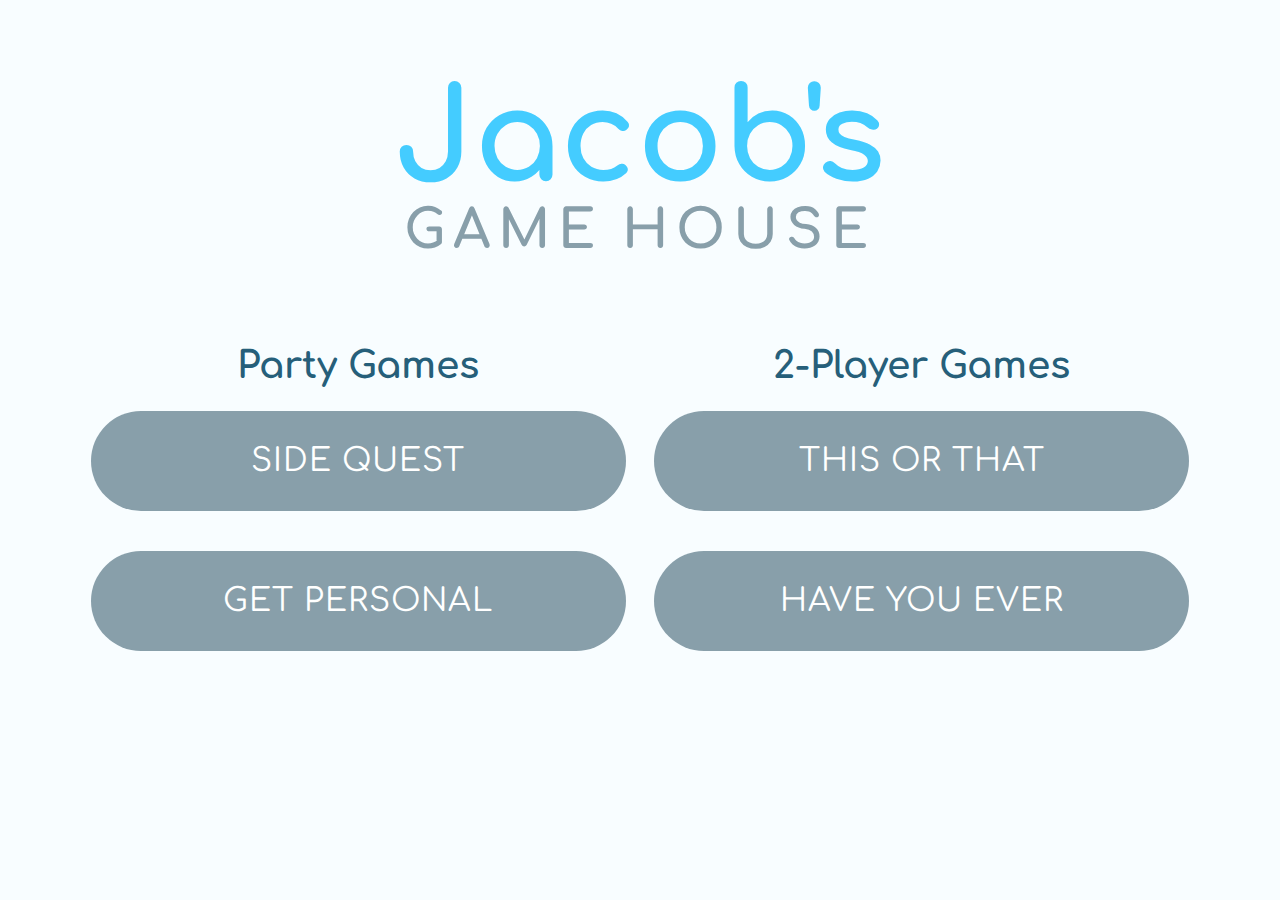
<file: index.html>
<!DOCTYPE html>

<html lang="en">
  <head>
    <title>Jacob's Game House</title>
    <meta name="viewport" content="width=device-width, initial-scale=1, maximum-scale=1" />
    <meta property="og:title" content="Jacob's Game House" />
    <meta property="og:image" content="images/logo.png" />
    <link rel="stylesheet" href="style.css">
    <link rel="icon" type="image/png" href="images/favicon.png">
    <link href="https://fonts.googleapis.com/css?family=Comfortaa" rel="stylesheet">
  </head>
  <body>
  
    <div class="strip">
      <header class="banner">
        <h1>Jacob's</h1>
        <h2>Game House</h2>
      </header>
    </div>
  


    <div class="row pad strip gameLinks">

      <div class="col-50">
        <div>
          <h2>Party Games</h2>
        </div>
        <div>
            <a href="sidequest/index.html">Side Quest</a>
            <a href="personal/index.html">Get Personal</a>
        </div>
      </div>
      <div class="col-50">
          <div>
            <h2>2-Player Games</h2>
          </div>
          <div>
              <a href="thisorthat/index.html">This or That</a>
              <a href="haveyouever/index.html">Have you Ever</a>
          </div>

      </div>
  </body>
</html>
</file>
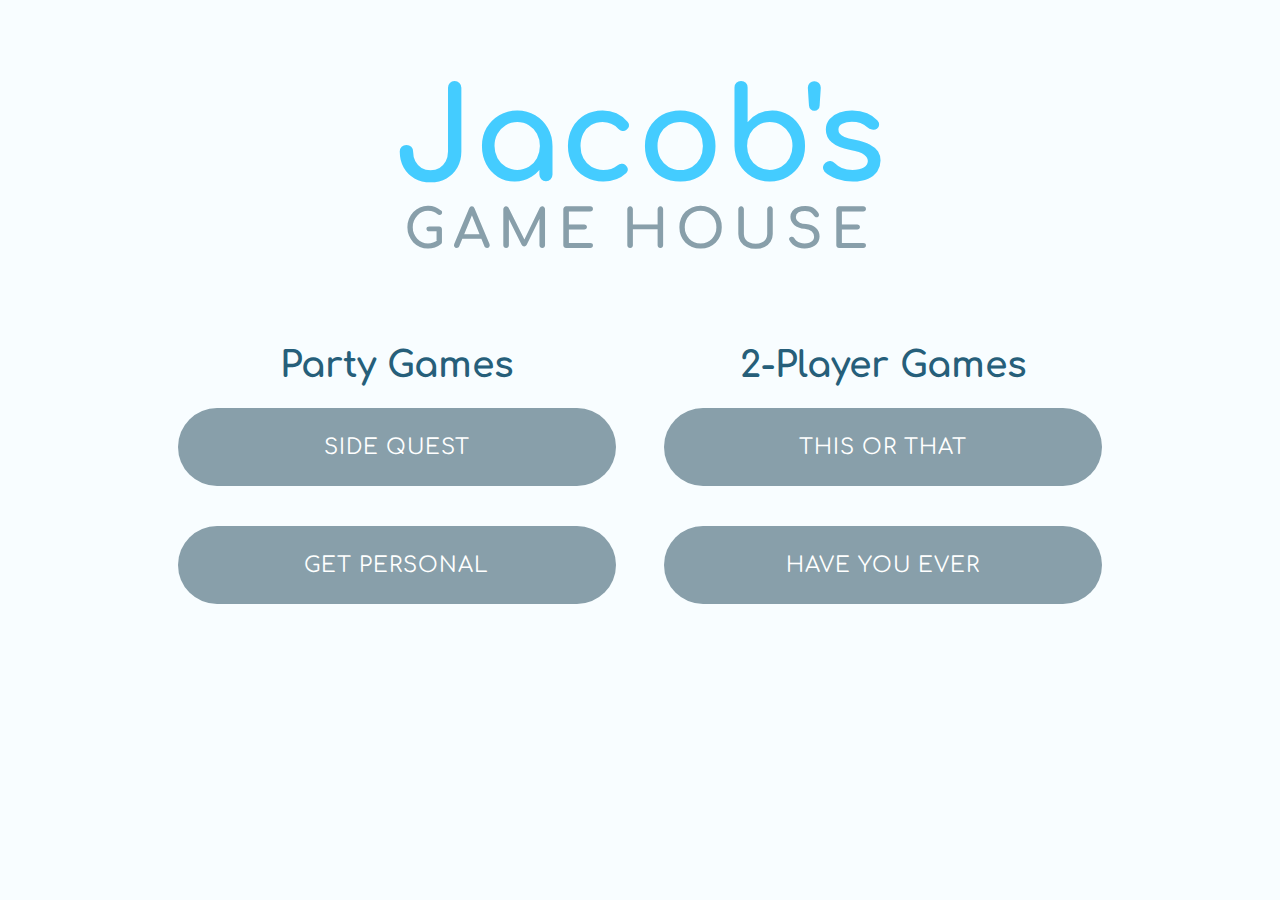
<file: dir/index.html>
<!DOCTYPE html>

<html lang="en">
  <head>
    <title>Jacob's Game House</title>
    <link rel="stylesheet" href="style.css">
    
    <link href="https://fonts.googleapis.com/css?family=Comfortaa" rel="stylesheet">
  </head>
  <body>
  
    <div class="strip">
      <header class="banner">
        <h1>Jacob's</h1>
        <h2>Game House</h2>
      </header>
    </div>
  


    <div class="row pad strip gameLinks">

      <div class="col-50">
        <div>
          <h2>Party Games</h2>
        </div>
        <div>
            <a href="sidequest/index.html">Side Quest</a>
            <a href="personal/index.html">Get Personal</a>
        </div>
      </div>
      <div class="col-50">
          <div>
            <h2>2-Player Games</h2>
          </div>
          <div>
              <a href="thisorthat/index.html">This or That</a>
              <a href="haveyouever/index.html">Have you Ever</a>
          </div>

      </div>
  </body>
</html>
</file>
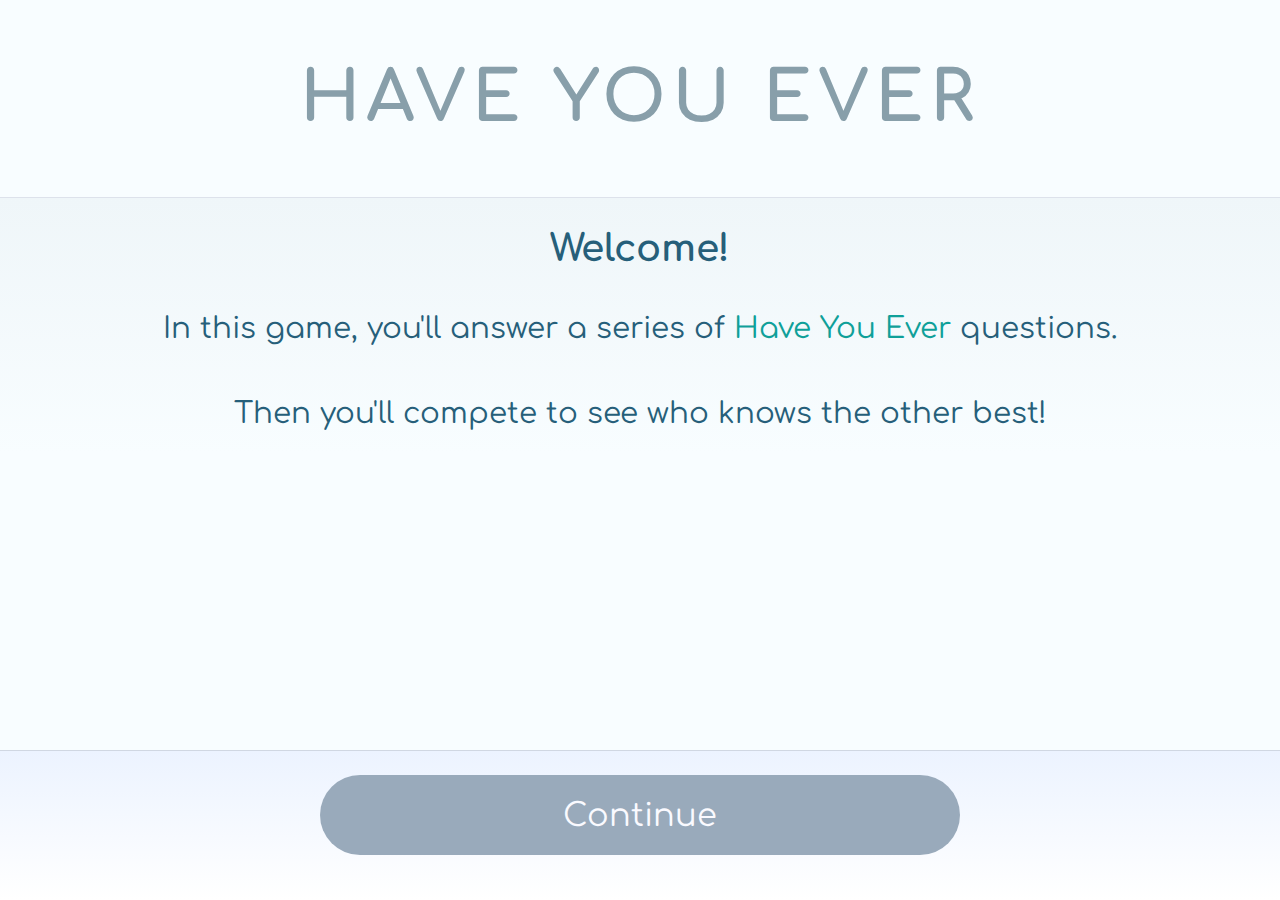
<file: haveyouever/index.html>
<!DOCTYPE html>
<html lang="en">
<head>
  <meta charset="UTF-8">
  <meta name="viewport" content="width=device-width, initial-scale=1, maximum-scale=1" />
  <meta property="og:image" content="../images/logo.png" />
  <meta http-equiv="X-UA-Compatible" content="ie=edge">
  <title>Have You Ever?</title>
  <meta property="og:title" content="Jacob's Game House" />
  <link rel="icon" type="image/png" href="../images/favicon.png">
  <link rel="stylesheet" href="../style.css">
  <link href="https://fonts.googleapis.com/css?family=Comfortaa" rel="stylesheet">
</head>
<body>

  <!-- Game Banner -->
  <header class="gameBanner">
    <h1><span id="topHeader">Have You Ever</span></h1>
  </header>
  
    <!-- Game -->
  
    <div class="strip pad center greyBack" id ="gameBody">
  
        <!-- Header -->
        <p id="gameHeader" class="gameElement" style="display: none">Welcome!</p>
  
  
        <!-- Input Players -->
        <form id="frmEnterPlayers" class="gameElement" style="display:none">
    
          <!-- Names -->
          <div id="nameInputs">
            <p>Players:</p>
            <div class="row">
              <div class="col-50" id="inputSection0">
                <input type="text" class="playerNameInput" id="txtName0">
              </div>
              <div class="col-50" id="inputSection1">
                <input type="text" class="playerNameInput" id="txtName1">
              </div>
            </div>
          </div>
  
          <div class="row rowNumbers">
            <div class="col-50">
              <p>Rounds</p>
              <select name="Rounds" id="selectRounds">
                <option value="2">2</option>
                <option value="3">3</option>
                <option value="4">4</option>
                <option value="5" selected>5</option>
                <option value="6">6</option>
                <option value="7">7</option>
                <option value="8">8</option>
                <option value="9">9</option>
                <option value="10">10</option>
              </select>
            </div>
  
            <div class="col-50">
              <p>Questions / Round</p>
              <select name="Questions" id="selectQuestions">
                <option value="2">2</option>
                <option value="3">3</option>
                <option value="4">4</option>
                <option value="5" selected>5</option>
                <option value="6">6</option>
                <option value="7">7</option>
                <option value="8">8</option>
                <option value="9">9</option>
                <option value="10">10</option>
              </select>
            </div>
          </div>
        </form>
  
  
        <!-- Score Board -->
        <div id="scoreBoard" class="gameElement" style="display: none">
          <p id="scoreEntry0"></p>
          <p id="scoreEntry1"></p>
        </div>   
  
        <!-- Text -->
        <div id="instructions" class="gameElement"  style="display:none">
          <p></p>
        </div>
  
  
        <!-- Next Player -->
        <p id="nextPlayer" style="display: none;" class="gameElement">Jacob</p>
  
    </div>
  
  
    <!-- This or That Board -->
    <div class="gameElement yesNo center greyBack strip" id="thisOrThat" style="display:none">
      <p id="questionText">Have you even been in handcuffs?</p>
      <div class="colorChoices" id="question">
        <div class="row">
          <div class = "col-50 colorChoiceYes" id="choice1">
            Yes
          </div>
          <div class = "col-50 colorChoiceNo" id="choice2">
            No
          </div>
        </div>
      </div>
      <div style="display:none" id = "result">
        <div class="row">
          <div class = "col-100 colorCorrect" style="display:none" id = "correct">
            Correct
          </div>
          <div class = "col-100 colorIncorrect" style="display:none" id = "incorrect">
            Incorrect
          </div>
        </div>
      </div>
    </div>
  
  
    <!-- Footer -->
    <div id="foot" class="gameElement">
      <div class="whiteSpace"></div>

      <footer class="center pad">
        <!-- Continue Button -->
        <form id="frmContinue" class="gameElement">
          <input type="submit" value="Continue" class="tealHover">
        </form>

        <!-- Yes or No -->
        <form id="frmYesNo" style="display: none;" class="gameElement">
          <input type="submit" value="Yes" id="submitYes" data-index="0" class="tealHover">
          <input type="submit" value="No" id="submitNo" data-index="1" class="tealHover">
        </form>
      </footer>

    </div>
  


  <!-- script --> 
  <script type="text/javascript" src="../libraries/jquery-3.3.1.min.js"></script>
  <script type="text/javascript" src="script.js"></script>

</body>
</html>
</file>
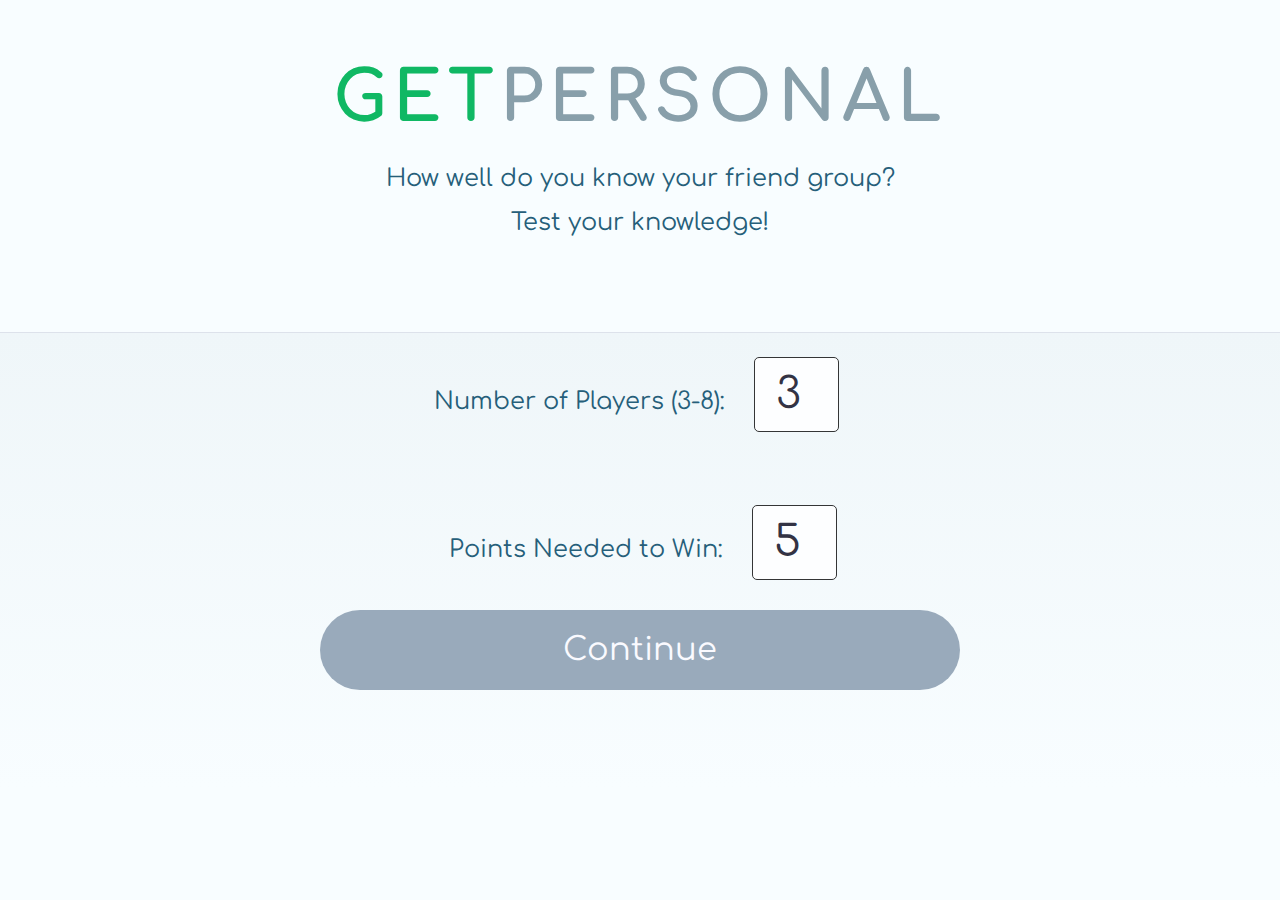
<file: personal - Copy/index.html>
<!DOCTYPE html>

<html lang="en">
  <head>
    <title>Get Personal</title>
    <meta name="viewport" content="width=device-width, initial-scale=1, maximum-scale=1" />
    <meta property="og:title" content="Jacob's Game House" />
    <meta property="og:image" content="../images/logo.png" />
    <link rel="icon" type="image/png" href="../images/favicon.png">
    <link rel="stylesheet" href="../style.css">
    <link href="https://fonts.googleapis.com/css?family=Comfortaa" rel="stylesheet">
  </head>
  <body>
    
<!--  Header  -->
    
    <header class="gameBanner">
      <h1><span class="greenText" id="headerPart1">Get</span><span id="headerPart2">Personal</span></h1>
      <p id="headerCaption">How well do you know your friend group?<br>Test your knowledge!</p>
    </header>

    
<!--  Num of Players  -->
    
    <div class="strip pad center greyBack" id="sectionNumPlayers">
      <form id="frmNumPlayers">
        Number of Players (3-8):&nbsp;&nbsp;
        <input id="txtNumPlayers" type="number" min=3 max=8 maxlength=1 value="3"><br>
        <br>
        &nbsp;&nbsp;Points Needed to Win:&nbsp;&nbsp;
        <input id="txtPoints" type="number" min=3 max=20 maxlength=2 value="5"><br>
        <input type="submit" value="Continue" class="greenHover">
        <br><br><br>
      </form>
    </div>
    

<!--  Names  -->
    
    <div class="strip pad center inputNames greyBack" id="sectionInputNames" style="display: none;">
      <p>Enter Player Names:</p>
      <div class="row">
        <div class="col-33" id="inputSection0">
          <form id="frmName0" class="frmName" style="display: none;">
            <input type="text" id="txtName0">
          </form>
        </div>
        <div class="col-33" id="inputSection1">
          <form id="frmName1" class="frmName" style="display: none;">
            <input type="text" id="txtName1">
          </form>
        </div>
        <div class="col-33" id="inputSection2">
          <form id="frmName2" class="frmName" style="display: none;">
            <input type="text" id="txtName2">
          </form>
        </div>
        <div class="col-33" id="inputSection3">
          <form id="frmName3" class="frmName" style="display: none;">
            <input type="text" id="txtName3">
          </form>
        </div>
        <div class="col-33" id="inputSection4">
          <form id="frmName4" class="frmName" style="display: none;">
            <input type="text" id="txtName4">
          </form>
        </div>
        <div class="col-33" id="inputSection5">
          <form id="frmName5" class="frmName" style="display: none;">
            <input type="text" id="txtName5">
          </form>
        </div>
        <div class="col-33" id="inputSection6">
          <form id="frmName6" class="frmName" style="display: none;">
            <input type="text" id="txtName6">
          </form>
        </div>
        <div class="col-33" id="inputSection7">
          <form id="frmName7" class="frmName" style="display: none;">
            <input type="text" id="txtName7">
          </form>
        </div>
        <div class="col-100 center">
         <form id="submitNames">
            <input type="submit" value="Begin!" class="greenHover">
          </form>
        </div>
      </div>
    </div>
    
    
<!--  Questions  -->
    
    
    <div class="strip pad center greyBack" id="sectionQuestions" style="display: none;">
      <br>
      <form id="frmAnswer">
        <input id="txtAnswer" type="text" autocomplete="off"><br>
        <input type="submit" value="Submit" class="greenHover">
        <br><br><br>
      </form>
    </div>
    
<!--  Answers  -->
    
    
    <div class="strip pad center answerButtons greyBack" id="sectionAnswers" style="display: none;">
      <div class="row">
        <div class="col-50" id="answerSection0" style="display: none;">
          <form id="frmAnswer0" class="frmAnswer">
            <input type="submit" id="submitAnswer0" class="greenHover">
          </form>
        </div>
        <div class="col-50" id="answerSection1" style="display: none;">
          <form id="frmAnswer1" class="frmAnswer">
            <input type="submit" id="submitAnswer1" class="greenHover">
          </form>
        </div>
        <div class="col-50" id="answerSection2" style="display: none;">
          <form id="frmAnswer2" class="frmAnswer">
            <input type="submit" id="submitAnswer2" class="greenHover">
          </form>
        </div>
        <div class="col-50" id="answerSection3" style="display: none;">
          <form id="frmAnswer3" class="frmAnswer">
            <input type="submit" id="submitAnswer3" class="greenHover">
          </form>
        </div>
        <div class="col-50" id="answerSection4" style="display: none;">
          <form id="frmAnswer4" class="frmAnswer">
            <input type="submit" id="submitAnswer4" class="greenHover">
          </form>
        </div>
        <div class="col-50" id="answerSection5" style="display: none;">
          <form id="frmAnswer5" class="frmAnswer">
            <input type="submit" id="submitAnswer5" class="greenHover">
          </form>
        </div>
        <div class="col-50" id="answerSection6" style="display: none;">
          <form id="frmAnswer6" class="frmAnswer">
            <input type="submit" id="submitAnswer6" class="greenHover">
          </form>
        </div>
        <div class="col-50" id="answerSection7" style="display: none;">
          <form id="frmAnswer7" class="frmAnswer">
            <input type="submit" id="submitAnswer7" class="greenHover">
          </form>
        </div>

      </div>
      <br>
    </div>
    
    
    
    <!--  Correct / Incorrect -->
    
    <div class="strip pad center greyBack" id="sectionCorrect" style="display: none;">
      <h1 class="noMargin" id="correctHeader">That's Right!</h1>
      <form id="frmCorrect">
        <p class="noMargin" id="correctMessage">You've earned a point!</p>
        <input type="submit" value="Continue" class="greenHover">
        <br><br>
      </form>
    </div>
    
     <!--  Score Board -->
    
     <div class="strip pad center greyBack" id="sectionScoreBoard" style="display: none;">
        <div style="width: 550px; margin: auto;">
          <div id="sectionScoreEntry0" style="display: none; text-align: left;">
              <h1 id="scoreEntry0"style="padding-left: 120px;" class="noMargin"></h1>
          </div>
          <div id="sectionScoreEntry1" style="display: none; text-align: left;">
              <h1 id="scoreEntry1"style="padding-left: 120px;" class="noMargin"></h1>
          </div>
          <div id="sectionScoreEntry2" style="display: none; text-align: left;">
              <h1 id="scoreEntry2"style="padding-left: 120px;" class="noMargin"></h1>
          </div>
          <div id="sectionScoreEntry3" style="display: none; text-align: left;">
              <h1 id="scoreEntry3"style="padding-left: 120px;" class="noMargin"></h1>
          </div>
          <div id="sectionScoreEntry4" style="display: none; text-align: left;">
              <h1 id="scoreEntry4"style="padding-left: 120px;" class="noMargin"></h1>
          </div>
          <div id="sectionScoreEntry5" style="display: none; text-align: left;">
              <h1 id="scoreEntry5"style="padding-left: 120px;" class="noMargin"></h1>
          </div>
          <div id="sectionScoreEntry6" style="display: none; text-align: left;">
              <h1 id="scoreEntry6"style="padding-left: 120px;" class="noMargin"></h1>
          </div>
          <div id="sectionScoreEntry7" style="display: none; text-align: left;">
              <h1 id="scoreEntry7"style="padding-left: 120px;" class="noMargin"></h1>
          </div>
        </div>

        <form id="frmScoreBoard">
          <input type="submit" value="Continue" class="greenHover">
          <br>
        </form>

        <form id="frmPlayAgain" style="display: none;">
          <p>Play Again?</p>
          <input type="submit" value="Yes" class="greenHover" id="yesPlayAgain">
          <input type="submit" value="No" class="greenHover" id="noPlayAgain">
          <br>
        </form>

      </div>   
    
<!-- Javascript -->
  
    <script type="text/javascript" src="script.js"></script>
  </body>
</html>
</file>
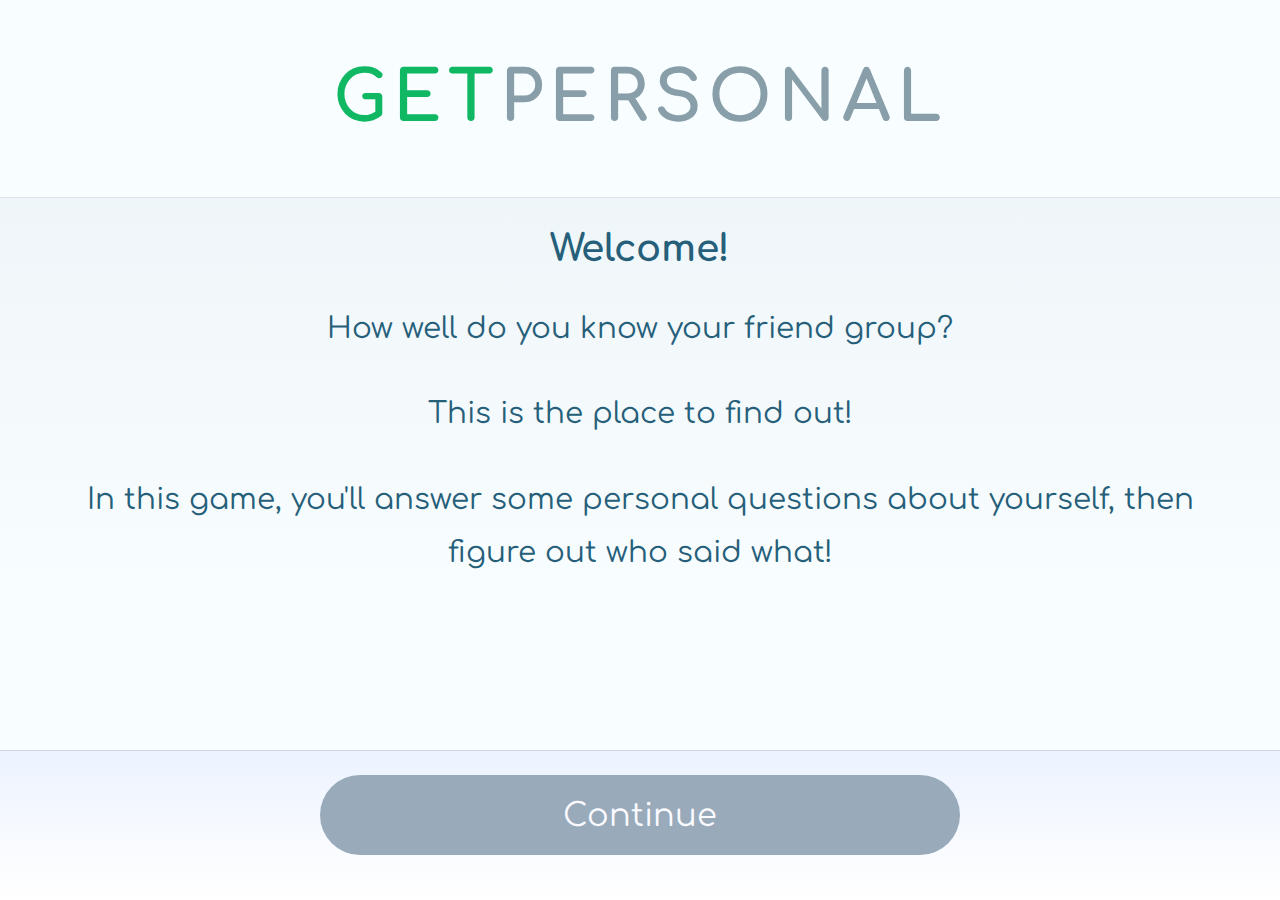
<file: personal/index.html>
<!DOCTYPE html>

<html lang="en">
  <head>
    <title>Get Personal</title>
    <meta name="viewport" content="width=device-width, initial-scale=1, maximum-scale=1" />
    <meta property="og:title" content="Jacob's Game House" />
    <meta property="og:image" content="../images/logo.png" />
    <link rel="icon" type="image/png" href="../images/favicon.png">
    <link rel="stylesheet" href="../style.css">
    <link href="https://fonts.googleapis.com/css?family=Comfortaa" rel="stylesheet">
  </head>
  <body>

    
<!--  Header  -->
    
    <header class="gameBanner">
      <h1><span class="greenText" id="gameBanner1">Get</span><span id="gameBanner2">Personal</span></h1>
    </header>

    
<!--  Game  -->
    
    <div class="strip pad center greyBack" id="gameBody">

      <!-- Header -->
      <p id="gameHeader" class="gameElement">Welcome!</p>

      <!-- Input Players -->
      <form id="frmEnterPlayers" style="display: none;" class="gameElement">

        <input type="button" value="3" class="greenHover btnNum">
        <input type="button" value="4" class="greenHover btnNum">
        <input type="button" value="5" class="greenHover btnNum"><br>
        <input type="button" value="6" class="greenHover btnNum">
        <input type="button" value="7" class="greenHover btnNum">
        <input type="button" value="8" class="greenHover btnNum">

        <div id="nameInputs">

        </div>
        <p>Rounds:</p>
        <input id="numRounds" type="number" min=1 max=20 maxlength=2 value="5">
      </form>

      <!-- Next Player -->
      <p id="nextPlayer" style="display: none;" class="gameElement">Jacob</p>
      

      <!-- Text -->
      <div id="instructions" class="gameElement">
        <p></p>
      </div>

      <!-- Answer Box -->
      <input type="text" class="gameElement" id="answerBox"  style="display: none;">



      <!-- Multiple Options -->
      <form id="frmButtons" style="display: none;" class="gameElement">
        <input type="submit" value="" class="greenHover" id="option0" data-index="0"><br>

      </form>


      <!--  Score Board -->
      <div id="scoreBoard" class="gameElement scoreBoard">
        <p id="scoreEntry0"></p>
      </div>   


    </div>

    <!-- Footer -->
    <div id="foot" class="gameElement">
      
      <div class="whiteSpace"></div>

      <footer class="center pad">
        <!-- Continue Button -->
        <form id="frmContinue" class="gameElement">
          <input type="submit" value="Continue" class="greenHover">
        </form>

        <!-- Yes or No -->
        <form id="frmYesNo" style="display: none;" class="gameElement">
          <input type="submit" value="Yes" id="submitYes" data-index="0" class="greenHover">
          <input type="submit" value="No" id="submitNo" data-index="1" class="greenHover">
        </form>

      </footer>
    </div>


  
    
  <!-- script -->
  <script type="text/javascript" src="../libraries/jquery-3.3.1.min.js"></script>
  <script type="text/javascript" src="script.js"></script>

  </body>
</html>
</file>
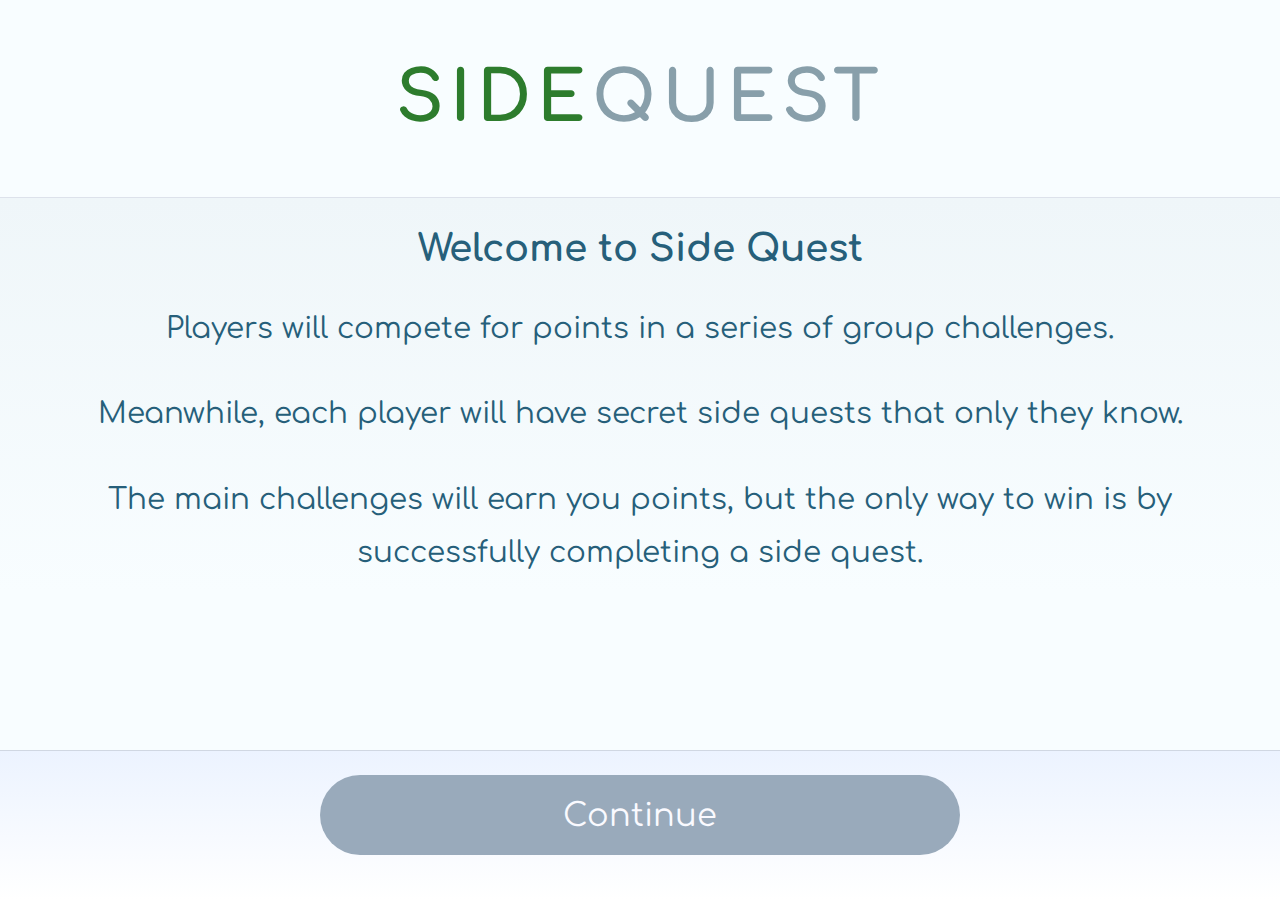
<file: sidequest/index.html>
<!DOCTYPE html>

<html lang="en">
  <head>
    <title>Side Quest</title>
    <meta name="viewport" content="width=device-width, initial-scale=1, maximum-scale=1" />
    <meta property="og:title" content="Jacob's Game House" />
    <meta property="og:image" content="../images/logo.png" />
    <link rel="icon" type="image/png" href="../images/favicon.png">
    <link rel="stylesheet" href="../style.css">
    <link href="https://fonts.googleapis.com/css?family=Comfortaa" rel="stylesheet">
  </head>
  <body>


<!-- Trophy -->
    <div class="iconContainer" style="display: none; opacity: 0;">
        <img src="trophy.png" id="trophyIcon">
    </div>
    
    
<!--  Header  -->
    
    <header class="gameBanner">
      <h1><span class="darkgreenText">Side</span><span>Quest</span></h1>
    </header>

    
<!--  Game  -->
    
    <div class="strip pad center greyBack" id="gameBody">

      <!-- Header -->
      <p id="gameHeader" class="gameElement">Welcome to Side Quest</p>

      <!-- Input Players -->
      <form id="frmEnterPlayers" style="display: none;" class="gameElement">

        <input type="button" value="3" class="darkgreenHover btnNum">
        <input type="button" value="4" class="darkgreenHover btnNum">
        <input type="button" value="5" class="darkgreenHover btnNum"><br>
        <input type="button" value="6" class="darkgreenHover btnNum">
        <input type="button" value="7" class="darkgreenHover btnNum">
        <input type="button" value="8" class="darkgreenHover btnNum">

        <div id="nameInputs">

        </div>
      </form>

      <!-- Next Player -->
      <p id="nextPlayer" style="display: none;" class="gameElement">Jacob</p>
      

      <!-- Text -->
      <div id="instructions" class="gameElement">
        <p>Players will compete for points in a series of group challenges.</p><p>Meanwhile, each player will have secret side quests that only they know.</p><p>The main challenges will earn you points, but the only way to win is by successfully completing a side quest.</p>
      </div>



      <!-- Multiple Options -->
      <form id="frmButtons" style="display: none;" class="gameElement">
        <input type="submit" value="" class="darkgreenHover" id="option0" data-index="0"><br>

      </form>



    </div>

    <!-- Footer -->
    <div id="foot" class="gameElement">
      <div class="whiteSpace"></div>

      <footer class="center pad">
        
        <!-- Continue Button -->
        <form id="frmContinue" class="gameElement">
          <input type="submit" value="Continue" class="darkgreenHover">
        </form>

        <!-- Yes or No -->
        <form id="frmYesNo" style="display: none;" class="gameElement">
          <input type="submit" value="Yes" id="submitYes" data-index="0" class="darkgreenHover">
          <input type="submit" value="No" id="submitNo" data-index="1" class="darkgreenHover">
        </form>
      </footer>
    </div>


  
    
  <!-- script -->
  <script type="text/javascript" src="../libraries/jquery-3.3.1.min.js"></script>
  <script type="text/javascript" src="script.js"></script>

  </body>
</html>
</file>
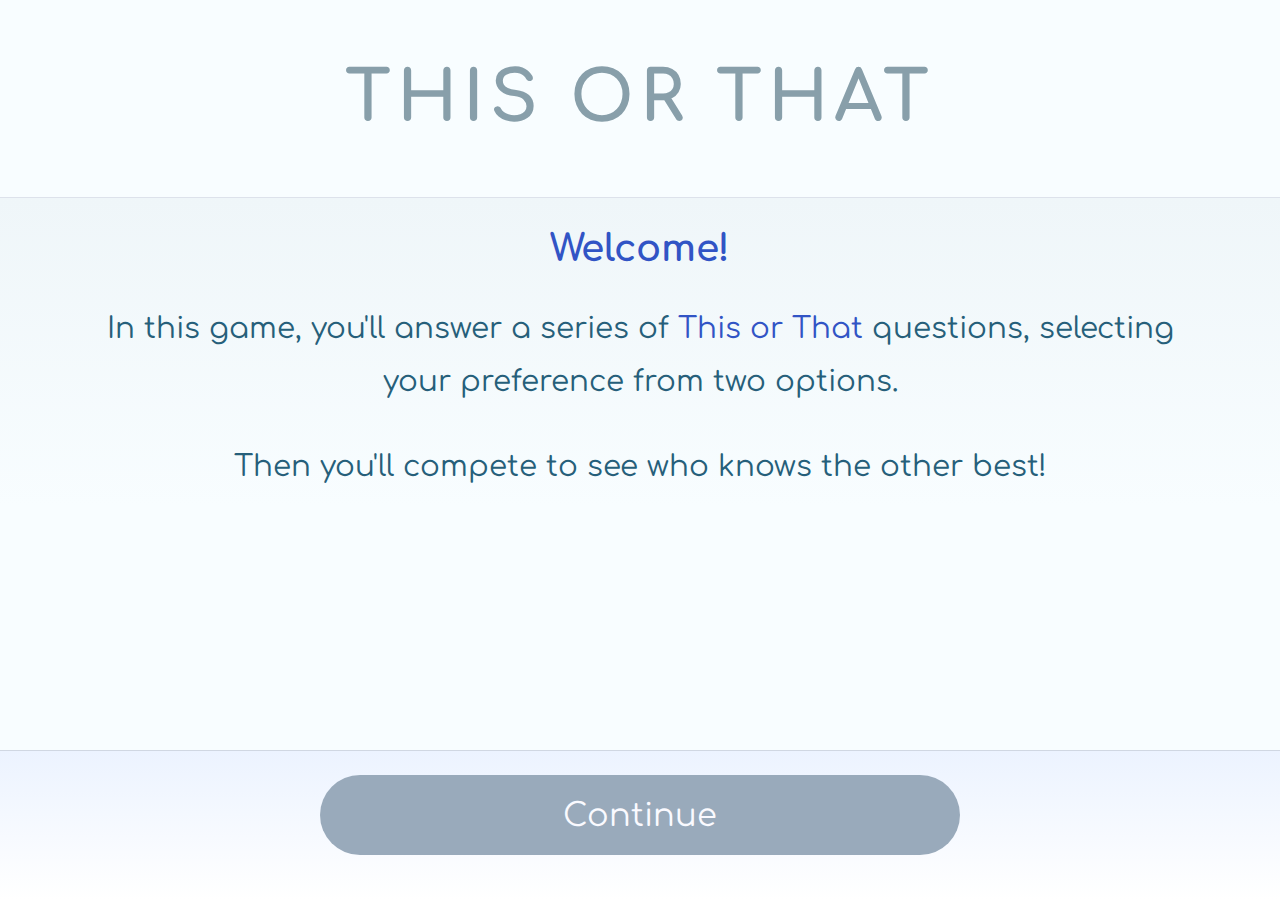
<file: thisorthat/index.html>
<!DOCTYPE html>
<html lang="en">
<head>
  <meta charset="UTF-8">
  <meta name="viewport" content="width=device-width, initial-scale=1, maximum-scale=1" />
  <meta property="og:image" content="../images/logo.png" />
  <meta http-equiv="X-UA-Compatible" content="ie=edge">
  <title>This or That</title>
  <link rel="icon" type="image/png" href="../images/favicon.png">
  <link rel="stylesheet" href="../style.css">
  <link href="https://fonts.googleapis.com/css?family=Comfortaa" rel="stylesheet">
</head>
<body>


  <!-- Game Banner -->
  <header class="gameBanner">
    <h1><span id="topHeader">This or That</span></h1>
  </header>

  <!-- Game -->

  <div class="strip pad center greyBack" id ="gameBody">

      <!-- Header -->
      <p id="gameHeader" class="gameElement blueText" style="display:none">Welcome!</p>


      <!-- Input Players -->
      <form id="frmEnterPlayers" class="gameElement"  style="display:none">
  
        <!-- Names -->
        <div id="nameInputs">
          <p>Players:</p>
          <div class="row">
            <div class="col-50" id="inputSection0">
              <input type="text" class="playerNameInput" id="txtName0">
            </div>
            <div class="col-50" id="inputSection1">
              <input type="text" class="playerNameInput" id="txtName1">
            </div>
          </div>
        </div>

        <div class="row rowNumbers">
          <div class="col-50">
            <p>Rounds</p>
            <select name="Rounds" id="selectRounds">
              <option value="2">2</option>
              <option value="3">3</option>
              <option value="4">4</option>
              <option value="5" selected>5</option>
              <option value="6">6</option>
              <option value="7">7</option>
              <option value="8">8</option>
              <option value="9">9</option>
              <option value="10">10</option>
            </select>
          </div>

          <div class="col-50">
            <p>Questions / Round</p>
            <select name="Questions" id="selectQuestions">
              <option value="2">2</option>
              <option value="3">3</option>
              <option value="4">4</option>
              <option value="5" selected>5</option>
              <option value="6">6</option>
              <option value="7">7</option>
              <option value="8">8</option>
              <option value="9">9</option>
              <option value="10">10</option>
            </select>
          </div>
        </div>
      </form>


      <!-- Score Board -->
      <div id="scoreBoard" class="gameElement"  style="display:none">
        <p id="scoreEntry0"></p>
        <p id="scoreEntry1"></p>
      </div>   

      <!-- Text -->
      <div id="instructions" class="gameElement"  style="display:none">
        
      </div>


      <!-- Next Player -->
      <p id="nextPlayer" style="display: none;" class="gameElement">Jacob</p>

  </div>


  <!-- This or That Board -->
  <div class="gameElement" id="thisOrThat" style="display:none">
    <div class="colorChoices" id="question">
      <div class="row">
        <div class = "col-50 colorChoice1" id="choice1">
          Cats
        </div>
        <div class = "col-50 colorChoice2" id="choice2">
          Dogs
        </div>
      </div>
    </div>
    <div style="display:none" id = "result">
      <div class="row">
        <div class = "col-100 colorCorrect" style="display:none" id = "correct">
          Correct
        </div>
        <div class = "col-100 colorIncorrect" style="display:none" id = "incorrect">
          Incorrect
        </div>
      </div>
    </div>
  </div>


  <!-- Footer -->
  <div id="foot" class="gameElement">
    <div class="whiteSpace"></div>

    <footer class="center pad">
      <!-- Continue Button -->
      <form id="frmContinue" class="gameElement">
        <input type="submit" value="Continue" class="blueHover">
      </form>

      <!-- Yes or No -->
      <form id="frmYesNo" style="display: none;" class="gameElement">
        <input type="submit" value="Yes" id="submitYes" data-index="0" class="blueHover">
        <input type="submit" value="No" id="submitNo" data-index="1" class="blueHover">
      </form>
    </footer>
  </div>





<!-- script --> 
<script type="text/javascript" src="../libraries/jquery-3.3.1.min.js"></script>
<script type="text/javascript" src="script.js"></script>

</body>
</html>
</file>
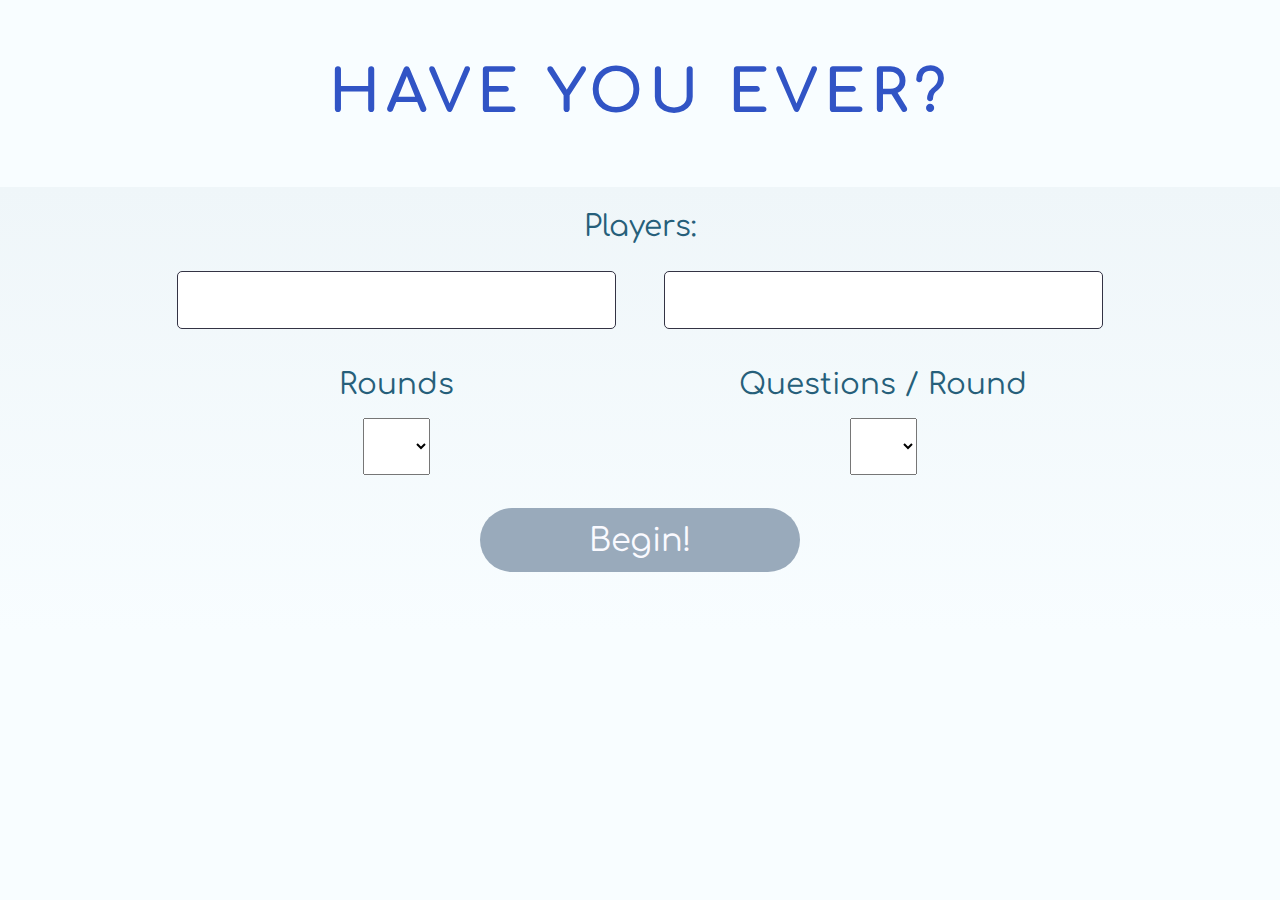
<file: dir/haveyouever/index.html>
<!DOCTYPE html>
<html lang="en">
<head>
  <meta charset="UTF-8">
  <meta name="viewport" content="width=device-width, initial-scale=1.0">
  <meta http-equiv="X-UA-Compatible" content="ie=edge">
  <title>Have You Ever?</title>
  <link rel="stylesheet" href="../style.css">
  <link href="https://fonts.googleapis.com/css?family=Comfortaa" rel="stylesheet">
</head>
<body>
  <header class="gameBanner">
    <h1><span class="blueText" id="topHeader">Have You Ever?</span></h1>
  </header>

  <div class="strip pad center inputNames greyBack" id="sectionInputNames">
    
    <div class="row">
      <div class = "col-100">
        <p>Players:</p>
      </div>
      <div class="col-50" id="inputSection0">
        <form id="frmName0" class="frmName">
          <input type="text" id="txtName0">
        </form>
      </div>

      <div class="col-50" id="inputSection1">
        <form id="frmName1" class="frmName">
          <input type="text" id="txtName1">
        </form>
      </div>
    </div>

    <div class="row">

      <div class="col-50">
        <p>Rounds</p>
        <select name="Rounds" id="selectRounds">
          <option value="2">2</option>
          <option value="3">3</option>
          <option value="4">4</option>
          <option value="5" selected>5</option>
          <option value="6">6</option>
          <option value="7">7</option>
          <option value="8">8</option>
          <option value="9">9</option>
          <option value="10">10</option>
          </select>
      </div>

      <div class="col-50">
        <p>Questions / Round</p>
        <select name="Questions" id="selectQuestions">
          <option value="2">2</option>
          <option value="3">3</option>
          <option value="4">4</option>
          <option value="5" selected>5</option>
          <option value="6">6</option>
          <option value="7">7</option>
          <option value="8">8</option>
          <option value="9">9</option>
          <option value="10">10</option>
          </select>
      </div>
    </div>

    <div class="row">
      <div class="col-100 ">
       <form id="submitNames">
          <input type="submit" value="Begin!" class="blueHover">
        </form>
      </div>

    </div>
  </div>



  <div class="strip pad center greyBack" id="sectionInstructions" style="display:none">
    <div class="row">
      <div class = "col-100">
        <!-- <h2 id="curPlayerName">Jacob:</h2> -->
        <p id="instructionsText">Answer each <span  class="blueText">Have You Ever</span> question by tapping your preference from the two options shown. Don't think about your answer&mdash;just follow your first instinct. Each round is 10 questions, and you get one pass per round. </p>
      </div>

      <div class="col-100">
        <form id="submitContinue">
          <input type="submit" value="Begin" class="blueHover">
        </form>
      </div>
    
    </div>
  </div>

  <div class="strip noPad center greyBack yesNo" id="sectionThisOrThat" style="display:none">
    <p id="questionText">Have you even been in handcuffs?</p>

    <div class="row colorChoices" id="question">
      <div class = "col-50 colorChoiceYes" id="choice1">
        Yes
      </div>
      <div class = "col-50 colorChoiceNo" id="choice2">
        No
      </div>
    </div>

    <div class="row" style="display:none" id = "sectionResult">
      <div class = "col-100 colorCorrect" style="display:none" id = "correct">
        Correct
      </div>
      <div class = "col-100 colorIncorrect" style="display:none" id = "incorrect">
        Incorrect
      </div>
    </div>

    <div class="row" id = "rowPass">  
      <div class="col-100">
        <form id="formPass">
          <input type="submit" value="Pass" class="blueHover" id="submitPass">
        </form>
      </div>
    </div>
  </div>


  <div class="strip pad center greyBack" id="sectionScoreBoard" style="display: none">
    
    <div id="sectionScoreEntry0">
        <h1 id="scoreEntry0">Rick</h1>
    </div>
    <div id="sectionScoreEntry1">
        <h1 id="scoreEntry1">Morty</h1>
    </div>

    <form id="frmScoreBoard">
      <input type="submit" value="Continue" class="greenHover">
      <br>
    </form>

    <form id="frmPlayAgain" style="display: none;">
      <p>Play Again?</p>
      <input type="submit" value="Yes" class="greenHover" id="yesPlayAgain">
      <input type="submit" value="No" class="greenHover" id="noPlayAgain">
      <br>
    </form>
    </div>   



<!-- Javascript --> 
<script type="text/javascript" src="script.js"></script>

</body>
</html>
</file>
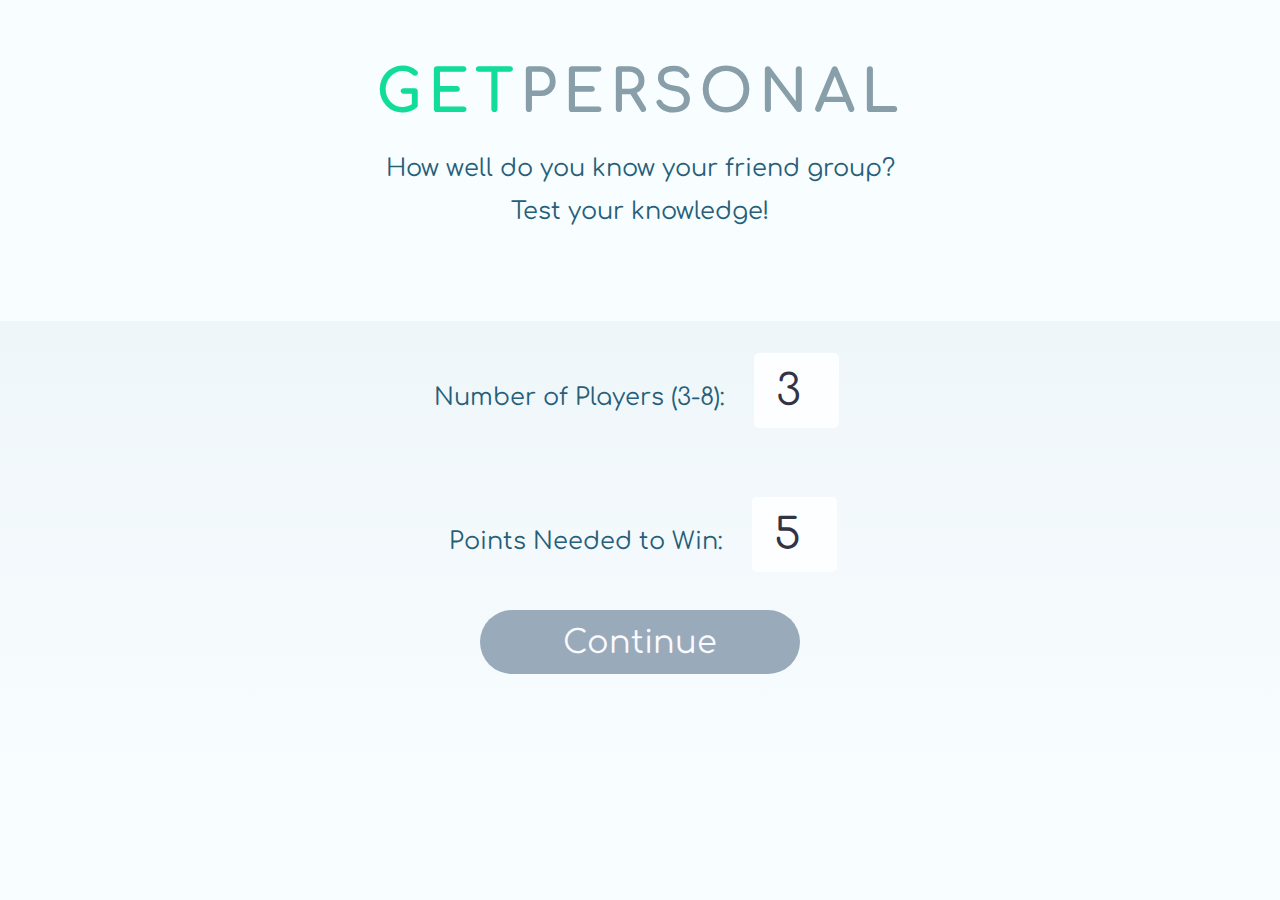
<file: dir/personal/index.html>
<!DOCTYPE html>

<html lang="en">
  <head>
    <title>Get Personal</title>
    <link rel="stylesheet" href="../style.css">
    <link href="https://fonts.googleapis.com/css?family=Comfortaa" rel="stylesheet">
  </head>
  <body>
    
<!--  Header  -->
    
    <header class="gameBanner">
      <h1><span class="greenText" id="headerPart1">Get</span><span id="headerPart2">Personal</span></h1>
      <p id="headerCaption">How well do you know your friend group?<br>Test your knowledge!</p>
    </header>

    
<!--  Num of Players  -->
    
    <div class="strip pad center greyBack" id="sectionNumPlayers">
      <form id="frmNumPlayers">
        Number of Players (3-8):&nbsp;&nbsp;
        <input id="txtNumPlayers" type="number" min=3 max=8 maxlength=1 value="3"><br>
        <br>
        &nbsp;&nbsp;Points Needed to Win:&nbsp;&nbsp;
        <input id="txtPoints" type="number" min=3 max=20 maxlength=2 value="5"><br>
        <input type="submit" value="Continue" class="greenHover">
        <br><br><br>
      </form>
    </div>
    

<!--  Names  -->
    
    <div class="strip pad center inputNames greyBack" id="sectionInputNames" style="display: none;">
      <p>Enter Player Names:</p>
      <div class="row">
        <div class="col-33" id="inputSection0">
          <form id="frmName0" class="frmName" style="display: none;">
            <input type="text" id="txtName0">
          </form>
        </div>
        <div class="col-33" id="inputSection1">
          <form id="frmName1" class="frmName" style="display: none;">
            <input type="text" id="txtName1">
          </form>
        </div>
        <div class="col-33" id="inputSection2">
          <form id="frmName2" class="frmName" style="display: none;">
            <input type="text" id="txtName2">
          </form>
        </div>
        <div class="col-33" id="inputSection3">
          <form id="frmName3" class="frmName" style="display: none;">
            <input type="text" id="txtName3">
          </form>
        </div>
        <div class="col-33" id="inputSection4">
          <form id="frmName4" class="frmName" style="display: none;">
            <input type="text" id="txtName4">
          </form>
        </div>
        <div class="col-33" id="inputSection5">
          <form id="frmName5" class="frmName" style="display: none;">
            <input type="text" id="txtName5">
          </form>
        </div>
        <div class="col-33" id="inputSection6">
          <form id="frmName6" class="frmName" style="display: none;">
            <input type="text" id="txtName6">
          </form>
        </div>
        <div class="col-33" id="inputSection7">
          <form id="frmName7" class="frmName" style="display: none;">
            <input type="text" id="txtName7">
          </form>
        </div>
        <div class="col-100 center">
         <form id="submitNames">
            <input type="submit" value="Begin!" class="greenHover">
          </form>
        </div>
      </div>
    </div>
    
    
<!--  Questions  -->
    
    
    <div class="strip pad center greyBack" id="sectionQuestions" style="display: none;">
      <br>
      <form id="frmAnswer">
        <input id="txtAnswer" type="text" autocomplete="off"><br>
        <input type="submit" value="Submit" class="greenHover">
        <br><br><br>
      </form>
    </div>
    
<!--  Answers  -->
    
    
    <div class="strip pad center answerButtons greyBack" id="sectionAnswers" style="display: none;">
      <div class="row">
        <div class="col-50" id="answerSection0" style="display: none;">
          <form id="frmAnswer0" class="frmAnswer">
            <input type="submit" id="submitAnswer0" class="greenHover">
          </form>
        </div>
        <div class="col-50" id="answerSection1" style="display: none;">
          <form id="frmAnswer1" class="frmAnswer">
            <input type="submit" id="submitAnswer1" class="greenHover">
          </form>
        </div>
        <div class="col-50" id="answerSection2" style="display: none;">
          <form id="frmAnswer2" class="frmAnswer">
            <input type="submit" id="submitAnswer2" class="greenHover">
          </form>
        </div>
        <div class="col-50" id="answerSection3" style="display: none;">
          <form id="frmAnswer3" class="frmAnswer">
            <input type="submit" id="submitAnswer3" class="greenHover">
          </form>
        </div>
        <div class="col-50" id="answerSection4" style="display: none;">
          <form id="frmAnswer4" class="frmAnswer">
            <input type="submit" id="submitAnswer4" class="greenHover">
          </form>
        </div>
        <div class="col-50" id="answerSection5" style="display: none;">
          <form id="frmAnswer5" class="frmAnswer">
            <input type="submit" id="submitAnswer5" class="greenHover">
          </form>
        </div>
        <div class="col-50" id="answerSection6" style="display: none;">
          <form id="frmAnswer6" class="frmAnswer">
            <input type="submit" id="submitAnswer6" class="greenHover">
          </form>
        </div>
        <div class="col-50" id="answerSection7" style="display: none;">
          <form id="frmAnswer7" class="frmAnswer">
            <input type="submit" id="submitAnswer7" class="greenHover">
          </form>
        </div>

      </div>
      <br>
    </div>
    
    
    
    <!--  Correct / Incorrect -->
    
    <div class="strip pad center greyBack" id="sectionCorrect" style="display: none;">
      <h1 class="noMargin" id="correctHeader">That's Right!</h1>
      <form id="frmCorrect">
        <p class="noMargin" id="correctMessage">You've earned a point!</p>
        <input type="submit" value="Continue" class="greenHover">
        <br><br>
      </form>
    </div>
    
     <!--  Score Board -->
    
     <div class="strip pad center greyBack" id="sectionScoreBoard" style="display: none;">
        <div style="width: 550px; margin: auto;">
          <div id="sectionScoreEntry0" style="display: none; text-align: left;">
              <h1 id="scoreEntry0"style="padding-left: 120px;" class="noMargin"></h1>
          </div>
          <div id="sectionScoreEntry1" style="display: none; text-align: left;">
              <h1 id="scoreEntry1"style="padding-left: 120px;" class="noMargin"></h1>
          </div>
          <div id="sectionScoreEntry2" style="display: none; text-align: left;">
              <h1 id="scoreEntry2"style="padding-left: 120px;" class="noMargin"></h1>
          </div>
          <div id="sectionScoreEntry3" style="display: none; text-align: left;">
              <h1 id="scoreEntry3"style="padding-left: 120px;" class="noMargin"></h1>
          </div>
          <div id="sectionScoreEntry4" style="display: none; text-align: left;">
              <h1 id="scoreEntry4"style="padding-left: 120px;" class="noMargin"></h1>
          </div>
          <div id="sectionScoreEntry5" style="display: none; text-align: left;">
              <h1 id="scoreEntry5"style="padding-left: 120px;" class="noMargin"></h1>
          </div>
          <div id="sectionScoreEntry6" style="display: none; text-align: left;">
              <h1 id="scoreEntry6"style="padding-left: 120px;" class="noMargin"></h1>
          </div>
          <div id="sectionScoreEntry7" style="display: none; text-align: left;">
              <h1 id="scoreEntry7"style="padding-left: 120px;" class="noMargin"></h1>
          </div>
        </div>

        <form id="frmScoreBoard">
          <input type="submit" value="Continue" class="greenHover">
          <br>
        </form>

        <form id="frmPlayAgain" style="display: none;">
          <p>Play Again?</p>
          <input type="submit" value="Yes" class="greenHover" id="yesPlayAgain">
          <input type="submit" value="No" class="greenHover" id="noPlayAgain">
          <br>
        </form>

      </div>   
    
<!-- Javascript -->
  
    <script type="text/javascript" src="script.js"></script>
  </body>
</html>
</file>
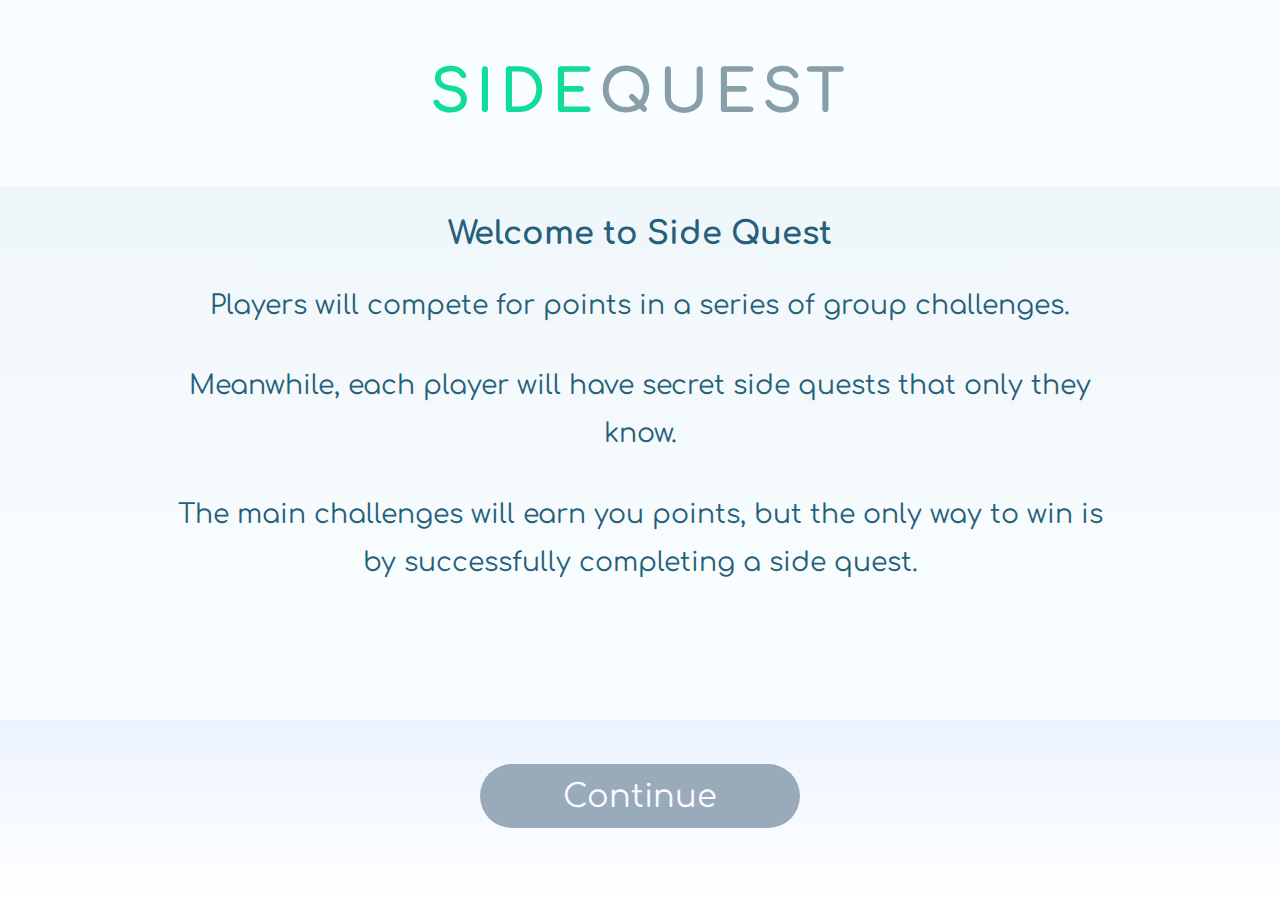
<file: dir/sidequest/index.html>
<!DOCTYPE html>

<html lang="en">
  <head>
    <title>Side Quest</title>
    <link rel="stylesheet" href="../style.css">
    <link href="https://fonts.googleapis.com/css?family=Comfortaa" rel="stylesheet">
  </head>
  <body>

<!-- Trophy -->
    <div class="greenBack iconContainer" style="display: none; opacity: 0;">
        <img src="trophy.png" id="trophyIcon">
    </div>
    
    
<!--  Header  -->
    
    <header class="gameBanner">
      <h1><span class="greenText">Side</span><span>Quest</span></h1>
    </header>

    
<!--  Game  -->
    
    <div class="strip pad center greyBack" id="gameBody">

      <!-- Input Players -->
      <form id="frmEnterPlayers" style="display: none;" class="gameElement">
        Number of Players<br>
        <!-- <input id="txtNumPlayers" type="number" min=3 max=8 maxlength=1 value="3"> -->
        <input type="button" value="3" class="greenHover btnNum">
        <input type="button" value="4" class="greenHover btnNum">
        <input type="button" value="5" class="greenHover btnNum">
        <input type="button" value="6" class="greenHover btnNum">
        <input type="button" value="7" class="greenHover btnNum">
        <input type="button" value="8" class="greenHover btnNum">
        <div id="nameInputs">

        </div>
      </form>


      <!-- Header -->
      <p id="gameHeader" class="gameElement">Welcome to Side Quest</p>


      <!-- Next Player -->
      <p id="nextPlayer" style="display: none;" class="gameElement">Jacob</p>
      

      <!-- Text -->
      <div id="instructions" class="gameElement">
        <p>Players will compete for points in a series of group challenges.</p><p>Meanwhile, each player will have secret side quests that only they know.</p><p>The main challenges will earn you points, but the only way to win is by successfully completing a side quest.</p>
      </div>



      <!-- Multiple Options -->
      <form id="frmButtons" style="display: none;" class="gameElement">
        <input type="submit" value="" class="greenHover" id="option0" data-index="0"><br>

      </form>



    </div>

    <div class="gameElement" id="foot">
        <div class = "whiteSpace"></div>

        <div class="center greyBack" id="gameFooter">
          
          <!-- Continue Button -->
          <form id="frmContinue" class="gameElement">
            <input type="submit" value="Continue" class="greenHover">
            <br><br>
          </form>

          <!-- Yes or No -->
          <form id="frmYesNo" style="display: none;" class="gameElement">
            <input type="submit" value="Yes" class="greenHover" id="submitYes" data-index="0">
            <input type="submit" value="No" class="greenHover" id="submitNo" data-index="1">
            <br><br><br>
          </form>


        </div>
    </div>

  
    
    <!-- script -->
    <script type="text/javascript" src="../libraries/jquery-3.3.1.min.js"></script>
    <script type="text/javascript" src="script.js"></script>
  </body>
</html>
</file>
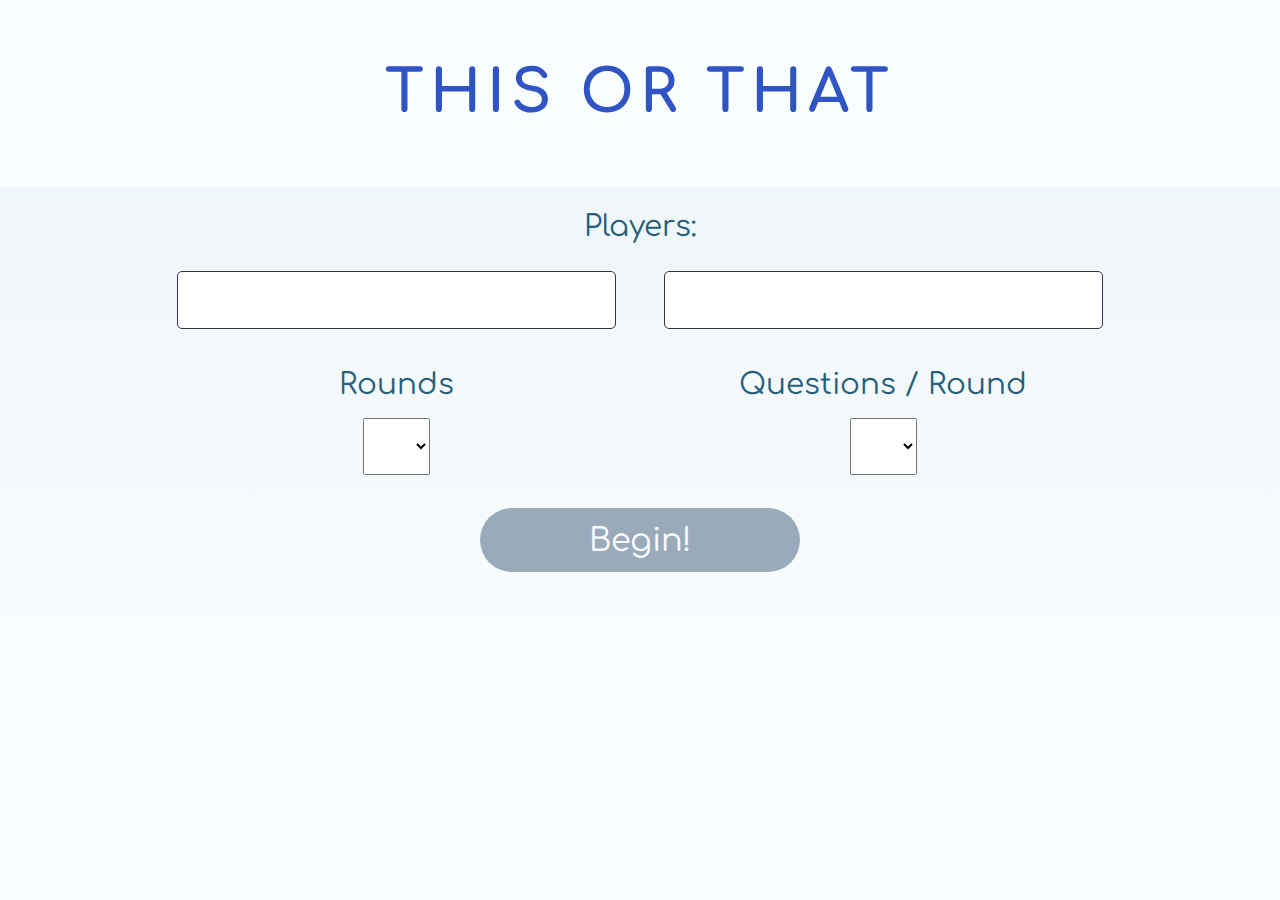
<file: dir/thisorthat/index.html>
<!DOCTYPE html>
<html lang="en">
<head>
  <meta charset="UTF-8">
  <meta name="viewport" content="width=device-width, initial-scale=1.0">
  <meta http-equiv="X-UA-Compatible" content="ie=edge">
  <title>This or That</title>
  <link rel="stylesheet" href="../style.css">
  <link href="https://fonts.googleapis.com/css?family=Comfortaa" rel="stylesheet">
</head>
<body>
  <header class="gameBanner">
    <h1><span class="blueText" id="topHeader">This or That</span></h1>
  </header>

  <div class="strip pad center inputNames greyBack" id="sectionInputNames">
    
    <div class="row">
      <div class = "col-100">
        <p>Players:</p>
      </div>
      <div class="col-50" id="inputSection0">
        <form id="frmName0" class="frmName">
          <input type="text" id="txtName0">
        </form>
      </div>

      <div class="col-50" id="inputSection1">
        <form id="frmName1" class="frmName">
          <input type="text" id="txtName1">
        </form>
      </div>
    </div>

    <div class="row">

      <div class="col-50">
        <p>Rounds</p>
        <select name="Rounds" id="selectRounds">
          <option value="2">2</option>
          <option value="3">3</option>
          <option value="4">4</option>
          <option value="5" selected>5</option>
          <option value="6">6</option>
          <option value="7">7</option>
          <option value="8">8</option>
          <option value="9">9</option>
          <option value="10">10</option>
          </select>
      </div>

      <div class="col-50">
        <p>Questions / Round</p>
        <select name="Questions" id="selectQuestions">
          <option value="2">2</option>
          <option value="3">3</option>
          <option value="4">4</option>
          <option value="5" selected>5</option>
          <option value="6">6</option>
          <option value="7">7</option>
          <option value="8">8</option>
          <option value="9">9</option>
          <option value="10">10</option>
          </select>
      </div>
    </div>

    <div class="row">
      <div class="col-100 ">
       <form id="submitNames">
          <input type="submit" value="Begin!" class="blueHover">
        </form>
      </div>

    </div>
  </div>



  <div class="strip pad center greyBack" id="sectionInstructions" style="display:none">
    <div class="row">
      <div class = "col-100">
        <!-- <h2 id="curPlayerName">Jacob:</h2> -->
        <p id="instructionsText">Answer each <span  class="blueText">This or That</span> question by tapping your preference from the two options shown. Don't think about your answer&mdash;just follow your first instinct. Each round is 10 questions, and you get one pass per round. </p>
      </div>

      <div class="col-100">
        <form id="submitContinue">
          <input type="submit" value="Begin" class="blueHover">
        </form>
      </div>
    
    </div>
  </div>

  <div class="strip noPad center greyBack" id="sectionThisOrThat" style="display:none">
    <div class="row colorChoices" id="question">
      <div class = "col-50 colorChoice1" id="choice1">
        Cats
      </div>
      <div class = "col-50 colorChoice2" id="choice2">
        Dogs
      </div>
    </div>

    <div class="row" style="display:none" id = "sectionResult">
      <div class = "col-100 colorCorrect" style="display:none" id = "correct">
        Correct
      </div>
      <div class = "col-100 colorIncorrect" style="display:none" id = "incorrect">
        Incorrect
      </div>
    </div>

    <div class="row" id = "rowPass">  
      <div class="col-100">
        <form id="formPass">
          <input type="submit" value="Pass" class="blueHover" id="submitPass">
        </form>
      </div>
    </div>
  </div>


  <div class="strip pad center greyBack" id="sectionScoreBoard" style="display: none">
    
    <div id="sectionScoreEntry0">
        <h1 id="scoreEntry0">Rick</h1>
    </div>
    <div id="sectionScoreEntry1">
        <h1 id="scoreEntry1">Morty</h1>
    </div>

    <form id="frmScoreBoard">
      <input type="submit" value="Continue" class="greenHover">
      <br>
    </form>

    <form id="frmPlayAgain" style="display: none;">
      <p>Play Again?</p>
      <input type="submit" value="Yes" class="greenHover" id="yesPlayAgain">
      <input type="submit" value="No" class="greenHover" id="noPlayAgain">
      <br>
    </form>
    </div>   



<!-- Javascript --> 
<script type="text/javascript" src="script.js"></script>

</body>
</html>
</file>
<file: style.css>
/******* DEFAULTS ******************************************************/

html,body {
  height: 100%;
}

body {
  margin:0px;
  font-family: 'Comfortaa', sans-serif;
  background-color: #f8fdff;
  font-size:18pt;
  color: #265f7a;
  line-height: 1.8;
  
}


.strip {
  width: 100%;
  margin: 0px;
  padding-bottom: 0px;
  padding-top: 12px;
}
div.strip p {
  font-size: 22pt;
  margin: 6px; 
}

.noMargin {
  margin: 0px;
}

.pad {
  padding-left: 6%;
  padding-right: 6%;
}

.center {
  text-align: center;
  margin-left: auto;
  margin-right: auto;
}

.row {
  width: 100%;
  display: -webkit-box;
  display: -ms-flexbox;
  display: flex;
  -ms-flex-wrap: wrap;
      flex-wrap: wrap;
  -webkit-box-align: center;
      -ms-flex-align: center;
          align-items: center;
  text-align: center;
}

.row::after {
  display: table;
  clear: both;
  content: "";
}

.col-20 {width: 20%;}
.col-30 {width: 30%;}
.col-40 {width: 40%;}
.col-50 {width: 50%;}
.col-60 {width: 60%;}
.col-70 {width: 70%;}
.col-80 {width: 80%;}
.col-25 {width: 25%;}
.col-75 {width: 75%;}
.col-33 {width: 33.33%;}
.col-67 {width: 66.66%;}
.col-100 {width: 100%;}

* {
  -webkit-box-sizing: border-box;
          box-sizing: border-box;
  /* get rid of blue highlight on mobile */
  -webkit-tap-highlight-color: rgba(0,0,0,0); 
  outline: none;
}

.noMargin {
  margin: 0px;
}
div.noPad {
  padding: 0px;
}

footer {
  position: fixed;
  bottom: 0;
  width: 100%;
  height: 150px;
  margin: 0;
  padding-top:12px;
  background-color: #d0d9df;
  background: -webkit-gradient(linear, left top, left bottom, from(#ecf3ff), to(#ffffff));
  background: -webkit-linear-gradient(top, #ecf3ff, #ffffff);
  background: -o-linear-gradient(top, #ecf3ff, #ffffff);
  background: linear-gradient(to bottom, #ecf3ff, #ffffff);
  border-top: 1px solid #d0d7e2;
}
.whiteSpace {
  height: 170px;
}

/* hide the footer if a keyboard comes up */
@media (pointer:none), (pointer:coarse) {
  footer.keyboardOpen {
    position: static;
  }
  .whiteSpace.keyboardOpen {
    height: 0;
  }
}

p, input, select, .pad, footer, .whiteSpace, header.banner, header.gameBanner, h1, h2, .iconContainer, .iconContainer > * {
  -webkit-transition-duration: 0.4s;
       -o-transition-duration: 0.4s;
          transition-duration: 0.4s;
}

/******* COLORED TEXT & BACKS ***************************************************/

.greenText {
  color: #10b864;
}
.darkgreenText {
  color: #2d7c2d;
}
.tealText {
  color: #0fa099;
}
.blueText {
  color: #3154c5;
}

.greenBack {
  background-color: #10b864;
}
.darkgreenBack {
  background-color: #2d7c2d;
}


form input[type="submit"].greenHover:hover {
  background: #10b864;
}  
form input[type="submit"].darkgreenHover:hover {
  background: #2d7c2d;
}  
form input[type="submit"].blueHover:hover {
  background: #3154c5;
}  
form input[type="submit"].tealHover:hover {
  background: #2bafa8;
}  

.greyBack {
  background-color: #eff6f9;
  background: -webkit-gradient(linear, left top, left bottom, from(#eff6f9), to(#f8fdff));
  background: -webkit-linear-gradient(top, #eff6f9, #f8fdff);
  background: -o-linear-gradient(top, #eff6f9, #f8fdff);
  background: linear-gradient(to bottom, #eff6f9, #f8fdff);
}

.colorChoices {
  line-height: 480px;
  color: #eeeeee;
  font-size: 28pt;
  cursor: pointer;
}
.colorCorrect {
  line-height: 480px;
  color: #eeeeee;
  font-size: 42pt;
  background-color: #279235;
}
.colorIncorrect {
  line-height: 480px;
  color: #eeeeee;
  font-size: 42pt;
  background-color: #c71d1d;
}
div.yesNo .colorChoices {
  line-height: 360px;
}
div.yesNo .colorCorrect {
  line-height: 360px;
}
div.yesNo .colorIncorrect {
  line-height: 360px;
}
div.yesNo p#questionText {
  padding: 15pt 0 40pt 0;
  margin: 0;
  font-size: 25pt;
  line-height: 30pt;
}
.colorChoice1 {
  background-color: #ce762e;
}
.colorChoice2 {
  background-color: #3154c5;
}
.colorChoiceYes {
  background-color: #2bafa8;
}
.colorChoiceNo {
  background-color: #e07f59;
}
@media (pointer:fine) {
  .colorChoice1:hover {
    background-color: #f08126;
  }
  .colorChoice2:hover {
    background-color: #3560eb;
  }
  .colorChoiceYes:hover {
    background-color: #24c9c1;
  }
  .colorChoiceNo:hover {
    background-color: #f8895d;
  }
}
[class*="colorChoice"] {
  -webkit-transition-duration: 0.4s;
       -o-transition-duration: 0.4s;
          transition-duration: 0.4s;
}

/********** Forms *******************************************************/


form#frmEnterPlayers p {
  padding-bottom: 6px;
  margin-bottom: 0;
  padding-top: 12px;
  line-height: 1;
}

form input[type="number"] {
  height: 75px;
  width: 85px;
  font-size: 32pt;
  text-align: center;
  border: 1px solid #343536;
  border-radius: 5px;
  background: #fdfeff;
  color: #333344;
  font-family: 'Comfortaa', sans-serif;
  margin: 12px 8px 18px 8px;
}
form input[type="submit"], form input[type="button"] {
  font-size: 24pt;
  text-align: center;
  border: none;
  border-radius: 40px;
  border-style: none;
  background: #99aabb;
  color: #fafaff;
  margin: auto;
  margin: 12px 0px;
  width: 100%;
  max-width: 640px;
  height: 80px;
  font-family: 'Comfortaa', sans-serif;
  cursor: pointer;
  -webkit-transition-duration: 0.3s;
       -o-transition-duration: 0.3s;
          transition-duration: 0.3s;
}

form input[type="submit"]:active, form input[type="button"]:active {
  -webkit-transform: scale(0.95);
      -ms-transform: scale(0.95);
          transform: scale(0.95);
}

form#frmYesNo input[type="submit"] {
  margin: 12px 6px;
  width: 45%;
}
form input[type="submit"]:focus, form input[type="button"]:focus {
  outline: 0;
}


form input[type="submit"]:disabled,
form input[type="submit"]:disabled:hover {
  background: #484c53;
  color: #7d7d85;
  cursor: default;
}


form.frmAnswer input[type="submit"] {
  width: 95%;
  margin: 12px 0px 0px 0px;
}

input[type="text"] {
  height: 60px;
  width: 95%;
  font-size: 32pt;
  text-align: left;
  border: 1px;
  border-radius: 5px;
  border-style: solid;
  background: #ffffff;
  color: #333344;
  font-family: 'Comfortaa', sans-serif;
  padding-left: 12px;
  margin-bottom: 10px;
  margin-top: 20px;
  outline: 0;
}

form input.playerNameInput {
  max-width: 600px;
  text-align: center;
}



select {
  font-size: 36pt;
  font-family: 'Comfortaa', sans-serif;
  margin: 12px;
  padding: 10px 10px 10px 20px;
  text-align: center;
  border-width: 1px;
  border-color: black;
  border-radius: 5px;
  outline-width: 0;
  background: white;
}




/******** Special Styling **********************************************/


header.banner, header.gameBanner {
  padding: 64px 12px;
  text-align: center;
}
header.gameBanner {
  border-bottom: 1px solid #dde2eb;
}

header.banner h1, 
header.banner h2,
header.gameBanner h1 {
  padding: 0px;
  margin: 0px;
  line-height: 1;
}

header.banner h1 {
  font-weight: 900;
  font-size: 96pt;
  color: #44ccff;
}

header.banner h2 {
  font-size:40pt;
  color: #889faa;
  text-transform: uppercase;
  letter-spacing: 8px;
  word-spacing: -5px;
}

header.gameBanner h1 {
  font-size:52pt;
  color: #889faa;
  text-transform: uppercase;
  letter-spacing: 6px;
}

#gameHeader {
  font-size: 28pt;
  font-weight: 700; 
} 
#nextPlayer {
  font-size: 80pt;
  font-weight: 700;
  line-height: 72pt;
  padding: 60pt 0 36pt 0;
} 
#instructions p {
  font-size: 22pt;
  padding: 10pt 0;
}

div.gameLinks h2 {
  margin: 0px 0px 10px 0px;
  font-size: 28pt;
}

div.gameLinks a {
  display: block;
  margin: auto;
  margin-bottom: 40px;
  font-size: 24pt;
  text-decoration: none;
  text-align: center;
  letter-spacing: 1px;
  text-transform: uppercase;
  color: #ffffff;
  background-color: #889faa;
  border-radius: 50px;
  width: 95%;
  line-height: 100px;
  -webkit-transition-duration: 0.3s;
       -o-transition-duration: 0.3s;
          transition-duration: 0.3s;
}

div.gameLinks a:hover {
  color: #ffffff;
  background-color: #44ccff;
  -webkit-transform: scale(1.05);
      -ms-transform: scale(1.05);
          transform: scale(1.05);
}


form#frmButtons input[type="submit"] {
  width: 100%;
  max-width: 800px;
  margin-bottom: 24px;
}

form input.btnNum {
  width: 31%;
  max-width: 200px;
  height: 60px;
  border-radius: 20px;
  margin: 0px 2px 12px 2px;
}

form input.btnGender {
  width: 45%;
  max-width: 250px;
  height: 60px;
  border-radius: 20px;
  margin: 10px 4px 50px 4px;
  font-size:24pt;
  -webkit-transform: translateY(0px);
      -ms-transform: translateY(0px);
          transform: translateY(0px);
}

form input[type="button"].greenSelected {
  background-color: #10b864;
}
form input[type="button"].darkgreenSelected {
  background-color: #2d7c2d;
}

.iconContainer  {
  position: fixed; 
}
.iconContainer, .iconContainer > * {  
  height: 120px;
  width: 120px;
  top: 30px; 
  right: 30px;
}

div.rowNumbers {
  padding-top: 24px;
}

div#scoreBoard p {
  font-size: 28pt;
  font-weight: 800;
  padding-top: 8pt;
  padding-bottom: 20pt;
}


/*############ Mobile #############*/


@media screen and (max-width: 1080px) {

  .col-25 {
    width: 33.33%;
  }

  .col-50 {
    width: 100%;
  }

  .colorChoices {
    line-height: 240px;
  }
  div.yesNo .colorChoices {
    line-height: 180px;
  }
  div.yesNo p#questionText {
    font-size: 23pt;
    line-height: 27pt;
  }
}

@media screen and (max-width: 800px) {

  header.banner {
    padding: 24px 0px;
  }
  header.banner h1 {
    font-size: 72pt;
  }
  header.banner h2 {
    font-size:30pt;
  }
  div.gameLinks a {
    margin-bottom: 30px;
    font-size: 20pt;
    border-radius: 35px;
    line-height: 80px;
    width: 85%;
  }
  div.gameLinks h2 {
    font-size: 25pt;
  }

  .col-25 {
    width: 33.33%;
  }

  .col-50 {
    width: 100%;
  }

  .pad {
    padding-left: 3%;
    padding-right: 3%;
  }

  header.gameBanner h1 {
    font-size:40pt;
  }
  header.gameBanner {
    padding: 40px 0px;
  }

  .iconContainer, .iconContainer > * {  
    height: 95px;
    width: 95px;
    top: 20px; 
    right: 20px;
  }
  div.rowNumbers {
    padding-top: 0px;
  }
  div.yesNo p#questionText {
    font-size: 20pt;
    line-height: 25pt;
  }
}

@media screen and (max-width: 640px) {

  
  header.banner {
    padding: 12px 0px;
  }
  header.banner h1 {
    font-size: 54pt;
  }
  header.banner h2 {
    font-size:20pt;
  }
  div.gameLinks a {
    margin-bottom: 20px;
    font-size: 16pt;
    border-radius: 35px;
    line-height: 70px;
    width: 90%;
  }
  div.gameLinks h2 {
    font-size: 20pt;
  }
  

  .col-25 {
    width: 33.33%;
  }

  .col-50 {
    width: 100%;
  }

  header.gameBanner h1 {
    font-size:22pt;
    letter-spacing: 3pt;
    word-spacing: -3pt;
  }
  header.gameBanner {
    padding: 20px 0px;
  }
  
  @media (pointer:none), (pointer:coarse) {
    .colorChoices {
      line-height: 180px;
      font-size: 22pt;
    }
    .colorCorrect, .colorIncorrect {
      line-height: 360px;
    }
    div.yesNo .colorChoices {
      line-height: 145px;
    }
    div.yesNo .colorCorrect, div.yesNo .colorIncorrect {
      line-height: 290px;
    }
  }
  div.yesNo p#questionText {
    font-size: 16pt;
    line-height: 20pt;
  }


  #gameHeader {
    font-size: 20pt;
    margin-top: 0;
  } 
  #instructions p {
    font-size: 18pt;
    line-height: 1.6;
    padding: 3pt 3pt 0 3pt;
  } 

  #nextPlayer {
    font-size: 42pt;
    padding-top: 40pt;
  } 
  .iconContainer, .iconContainer > * {  
    height: 70px;
    width: 70px;
    top: 10px; 
    right: 10px;
  }
  header.gameBanner.moveLeft {
    padding-right: 40px;
  }

  form#frmYesNo input[type="submit"] {
    width: 47%;
    font-size: 17pt;
    height: 66px;
    border-radius: 33px;
    margin: 0px;
  }
  div.yesNo p#questionText {
    padding: 0pt 2pt 10pt 2pt;
  }
  form input[type="submit"] {
    font-size: 20pt;
    height: 66px;
    border-radius: 33px;
    margin: 0px 2px;
  }
  form input.btnNum {
    font-size: 20pt;
    height: 50px;
    width: 30%;
    margin: 0px 1px 12px 1px;
  }
  
  form input.btnGender {
    font-size: 20pt;
    height: 50px;
    margin-top: 5px;
    margin-bottom: 20px;
  }
  form input.playerNameInput {
    height: 50px;
    font-size: 26pt;
    margin-top: 5px;
    margin-bottom: 0px;
  }
  footer {
    height: 90px;
    padding-top:8px;
    opacity: 0.92;
  }

  .whiteSpace {
    height: 100px;
  }

  select {
    font-size: 24pt;
    margin-top: 6px;
    padding: 8px 18px 8px 28px;
  }

  div#scoreBoard p {
    font-size: 26pt;
    padding-top: 4pt;
    padding-bottom: 16pt;
  }

}


@media (pointer:none), (pointer:coarse) {
  /* Turn off hover effects for mobile screens */
  form#frmButtons input[type="submit"] {
    background: #99aabb;
  }
  form input[type="submit"].greenHover {
    background: #10b864;
  }  
  form input[type="submit"].darkgreenHover {
    background: #2d7c2d;
  }  
  form input[type="submit"].blueHover {
    background: #3154c5;
  }  
  form input[type="submit"].tealHover {
    background: #2bafa8;
  }  
  form input[type="submit"]:disabled,
  form input[type="submit"]:disabled:hover {
    background: #484c53;
  }
}
</file>
<file: dir/style.css>
/******* DEFAULTS ******************************************************/

body {
  margin:0px;
  font-family: 'Comfortaa', sans-serif;
  background-color: #f8fdff;
  font-size:18pt;
  color: #265f7a;
  line-height: 1.8;
  
}


.strip {
  width: 100%;
  margin: 0px;
  padding-bottom: 0px;
  padding-top: 12px;
}
div.strip p {
  font-size: 22pt;
  margin: 6px; 
}

.noMargin {
  margin: 0px;
}

.pad {
  padding-left: 12%;
  padding-right: 12%;
}

.center {
  text-align: center;
  margin-left: auto;
  margin-right: auto;
}

.row {
  width: 100%;
  display: flex;
  flex-wrap: wrap;
  align-items: center;
  text-align: center;
}

.row::after {
  display: table;
  clear: both;
  content: "";
}

.col-20 {width: 20%;}
.col-30 {width: 30%;}
.col-40 {width: 40%;}
.col-50 {width: 50%;}
.col-60 {width: 60%;}
.col-70 {width: 70%;}
.col-80 {width: 80%;}
.col-25 {width: 25%;}
.col-75 {width: 75%;}
.col-33 {width: 33.33%;}
.col-67 {width: 66.66%;}
.col-100 {width: 100%;}

* {
  box-sizing: border-box;
}

.noMargin {
  margin: 0px;
}
div.noPad {
  padding: 0px;
}

#gameFooter {
  position: fixed;
  bottom: 0;
  width: 100%;
  height: 180px;
  margin: 0;
  padding-top:12px;
  background-color: #d0d9df;
  background: linear-gradient(to bottom, #ecf3ff, #ffffff);
}
.whiteSpace {
  height: 180px;
}

h1, h2, .pad, header.banner, header.gameBanner, p, #gameFooter, .whiteSpace, .iconContainer, .iconContainer > * {
  transition-duration: 0.4s;
}

/******* COLORED TEXT & BACKS ***************************************************/

.greenText {
  color: #11dd99;
}
.orangeText {
  color: #e68230;
}
.blueText {
  color: #3154c5;
}

.greenBack {
  background-color: #11dd99;
}


form input[type="submit"].greenHover:hover {
  background: #11dd99;
}  

form input[type="submit"].blueHover:hover {
  background: #3154c5;
}  

.greyBack {
  background-color: #eff6f9;
  background: linear-gradient(to bottom, #eff6f9, #f8fdff);
}

.colorChoices {
  line-height: 480px;
  color: #eeeeee;
  font-size: 28pt;
  cursor: pointer;
}
.colorCorrect {
  line-height: 480px;
  color: #eeeeee;
  font-size: 42pt;
  background-color: #279235;
}
.colorIncorrect {
  line-height: 480px;
  color: #eeeeee;
  font-size: 42pt;
  background-color: #c71d1d;
}
div.yesNo .colorChoices {
  line-height: 360px;
}
div.yesNo .colorCorrect {
  line-height: 360px;
}
div.yesNo .colorIncorrect {
  line-height: 360px;
}
.colorChoice1 {
  background-color: #ce762e;
}
.colorChoice2 {
  background-color: #3154c5;
}
.colorChoice1:hover {
  background-color: #f08126;
}
.colorChoice2:hover {
  background-color: #3560eb;
}
.colorChoiceYes {
  background-color: #2baf8e;
}
.colorChoiceNo {
  background-color: #c54162;
}
.colorChoiceYes:hover {
  background-color: #24c99f;
}
.colorChoiceNo:hover {
  background-color: #e4426b;
}
[class*="colorChoice"] {
  transition-duration: 0.4s;
}

/********** Forms *******************************************************/

form {
  padding: 12px;
}

form input[type="number"] {
  height: 75px;
  width: 85px;
  font-size: 32pt;
  text-align: center;
  border: none;
  border-radius: 5px;
  border-style: none;
  background: #fdfeff;
  color: #333344;
  font-family: 'Comfortaa', sans-serif;
  margin: 8px 8px 18px 8px;
}
form input[type="submit"], form input[type="button"] {
  font-size: 24pt;
  text-align: center;
  border: none;
  border-radius: 32px;
  border-style: none;
  background: #99aabb;
  color: #fafaff;
  margin: auto;
  margin: 20px 12px 12px 12px;
  width: 320px;
  height: 64px;
  font-family: 'Comfortaa', sans-serif;
  cursor: pointer;
  transition-duration: 0.3s;
}
form#frmYesNo input[type="submit"] {
  margin: 20px 12px 12px 12px;
  width: 320px;
}
form input[type="submit"], form input[type="button"]:focus {
  outline: 0;
}
form input[type="submit"]:hover {
  transform: scale(1.04);
}
form input[type="button"]:hover {
  transform: scale(1.2);
}

form input[type="submit"]:disabled,
form input[type="submit"]:disabled:hover {
  background: #484c53;
  color: #7d7d85;
  cursor: default;
  transform: scale(1);
}


form.frmAnswer input[type="submit"] {
  width: 95%;
  margin: 12px 0px 0px 0px;
}

form input[type="text"] {
  height: 58px;
  width: 95%;
  font-size: 24pt;
  text-align: left;
  border: 1px;
  border-radius: 5px;
  border-style: solid;
  background: #ffffff;
  color: #333344;
  font-family: 'Comfortaa', sans-serif;
  padding-left: 12px;
  margin-bottom: 12px;
}

select {
  font-size: 36pt;
  font-family: 'Comfortaa', sans-serif;
}



/******** Special Styling **********************************************/


header.banner, header.gameBanner {
  padding: 64px 12px;
  text-align: center;
}


header.banner h1, 
header.banner h2,
header.gameBanner h1 {
  padding: 0px;
  margin: 0px;
  line-height: 1;
}

header.banner h1 {
  font-weight: 900;
  font-size: 96pt;
  color: #44ccff;
}

header.banner h2 {
  font-size:40pt;
  color: #889faa;
  text-transform: uppercase;
  letter-spacing: 8px;
  word-spacing: -5px;
}

header.gameBanner h1 {
  font-size:44pt;
  color: #889faa;
  text-transform: uppercase;
  letter-spacing: 6px;
}

#gameHeader {
  font-size: 24pt;
  font-weight: 700;
} 
#nextPlayer {
  font-size: 72pt;
  font-weight: 700;
  line-height: 72pt;
  padding: 24pt 0 36pt 0;
} 
#instructions p {
  font-size: 20pt;
  padding: 10pt 0;
}

div.gameLinks h2 {
  margin: 0px 0px 10px 0px;
}

div.gameLinks a {
  display: block;
  margin: auto;
  margin-bottom: 40px;
  font-size: 16pt;
  text-decoration: none;
  text-align: center;
  letter-spacing: 1px;
  text-transform: uppercase;
  color: #ffffff;
  background-color: #889faa;
  border-radius: 39px;
  width: 90%;
  line-height: 78px;
  transition-duration: 0.3s;
  
}

div.gameLinks a:hover {
  color: #ffffff;
  background-color: #44ccff;
  transform: scale(1.08);
}

p.questionText {
  font-size: 24pt;
}

div.inputNames {
  padding-top: 8px;
  padding-bottom: 36px;
}

div #questionText {
  padding: 10px;
  font-size: 24pt;
}

form#frmButtons input[type="submit"] {
  height: 72px;
  width: 100%;
  max-width: 720px;
  border-radius: 36px;
  margin-bottom: 24px;
}

form input.btnNum {
  width: 64px;
  border-radius: 10px;
  margin: 12px 2px 30px 2px;
  max-width: 13%;
}
form input.btnGender {
  width: 45%;
  height: 48px;
  border-radius: 10px;
  margin: 0px 2.5%;
  font-size:16pt;
  transform: translateY(-7px);
}
form input.btnGender:hover {
  transform: translateY(-7px) scale(1.1);
}
form input[type="button"].greenSelected {
  background-color: #11dd99;
}

.iconContainer  {
  position: fixed; 
}
.iconContainer, .iconContainer > * {  
  height: 100px;
  width: 100px;
  top: 35px; 
  right: 30px;
}
.iconContainer:hover {
  transform: scale(1.2);
}
img#trophyIcon:hover {
  opacity: 0.7;
  
}
.doubleSize {
  transform: scale(2);
}

/*############ Mobile #############*/


@media screen and (max-width: 1080px) {

  .col-25 {
    width: 33.33%;
  }

  .col-50 {
    width: 100%;
  }
  .colorChoices {
    line-height: 240px;
  }

  div.yesNo .colorChoices {
    line-height: 180px;
  }

  header.banner, header.gameBanner {
    padding: 32px 12px;
  }

  header.banner h1 {
    font-size: 72pt;
  }
  
  header.banner h2 {
    font-size:28pt;
  }
  header.gameBanner h1 {
    font-size: 36pt;
  }

  #gameHeader {
    font-size: 22pt;
  } 
  #instructions p {
    font-size: 18pt;
  }
  #nextPlayer {
    font-size: 66pt;
  }
  .iconContainer, .iconContainer > *  {
    height: 80px;
    width: 80px;
    top: 15px; 
  }
}

@media screen and (max-width: 800px) {

  header.gameBanner h1 {
    font-size: 28pt;
  }

  p {
    font-size: 14pt;
  }
  
  form p {
    font-size: 18pt;
  }
  
  p.questionText {
    font-size: 18pt;
  }

  div.strip p {
    font-size: 18pt;
    margin: 4px; 
  }

  div #questionText {
    font-size: 20pt;
    line-height: 2rem;
  }

  #gameHeader {
    font-size: 20pt;
  } 
  #instructions p {
    font-size: 16pt;
  }
  #nextPlayer {
    font-size: 58pt;
  }
  div.inputNames div.col-25,
  div.inputNames div.col-33 {
    width: 50%;
  }
  
  div.answerButtons div.col-50 {
    width: 100%;
  }
  
  div.answerButtons input[type="submit"] {
    margin: 0px;
    width: 100%;
  }

  form#frmYesNo input[type="submit"] {
    margin: 20px 6px 12px 6px;
    width: 280px;
  }

  .iconContainer, .iconContainer > *  {
    height: 72px;
    width: 72px;
    top: 12px; 
    right: 25px;
  }
}

@media screen and (max-width: 640px) {

  header.gameBanner h1 {
    font-size: 20pt;
  }

  header.banner h1 {
    font-size: 58pt;
  }
  
  header.banner h2 {
    font-size:20pt;
  }

  .pad {
    padding-left: 5%;
    padding-right: 5%;
  }

  div.inputNames div.col-25,
  div.inputNames div.col-33 {
    width: 100%;
  }

  div.strip p {
    font-size: 16pt;
    margin: 2px; 
  }
  #gameHeader {
    font-size: 18pt;
  } 
  #instructions p {
    font-size: 14pt;
  }
  #nextPlayer {
    font-size: 52pt;
  }
  form input[type="submit"] {
    font-size: 18pt;
    margin: 6px;
    width: 280px;
    height: 54px;
  }

  form#frmYesNo input[type="submit"] {
    width: 200px;
    margin-top: 4px;
  }

  #gameFooter {
    height: 100px;
    padding: 0px;
  }

  .whiteSpace {
    height: 120px;
  }

  .iconContainer, .iconContainer > *  {
    height: 65px;
    width: 65px;
    right: 20px;
  }
}

@media screen and (max-width: 480px) {
  .pad {
    padding-left: 2%;
    padding-right: 2%;
  }
  form input.btnGender {
    width: 48%;
    margin: 0 0 0 2%;
    font-size:16pt;
  }
  form#frmYesNo input[type="submit"] {
    width: 160px;
    margin-left: 0;
    margin-right: 0;
  }
}
</file>
